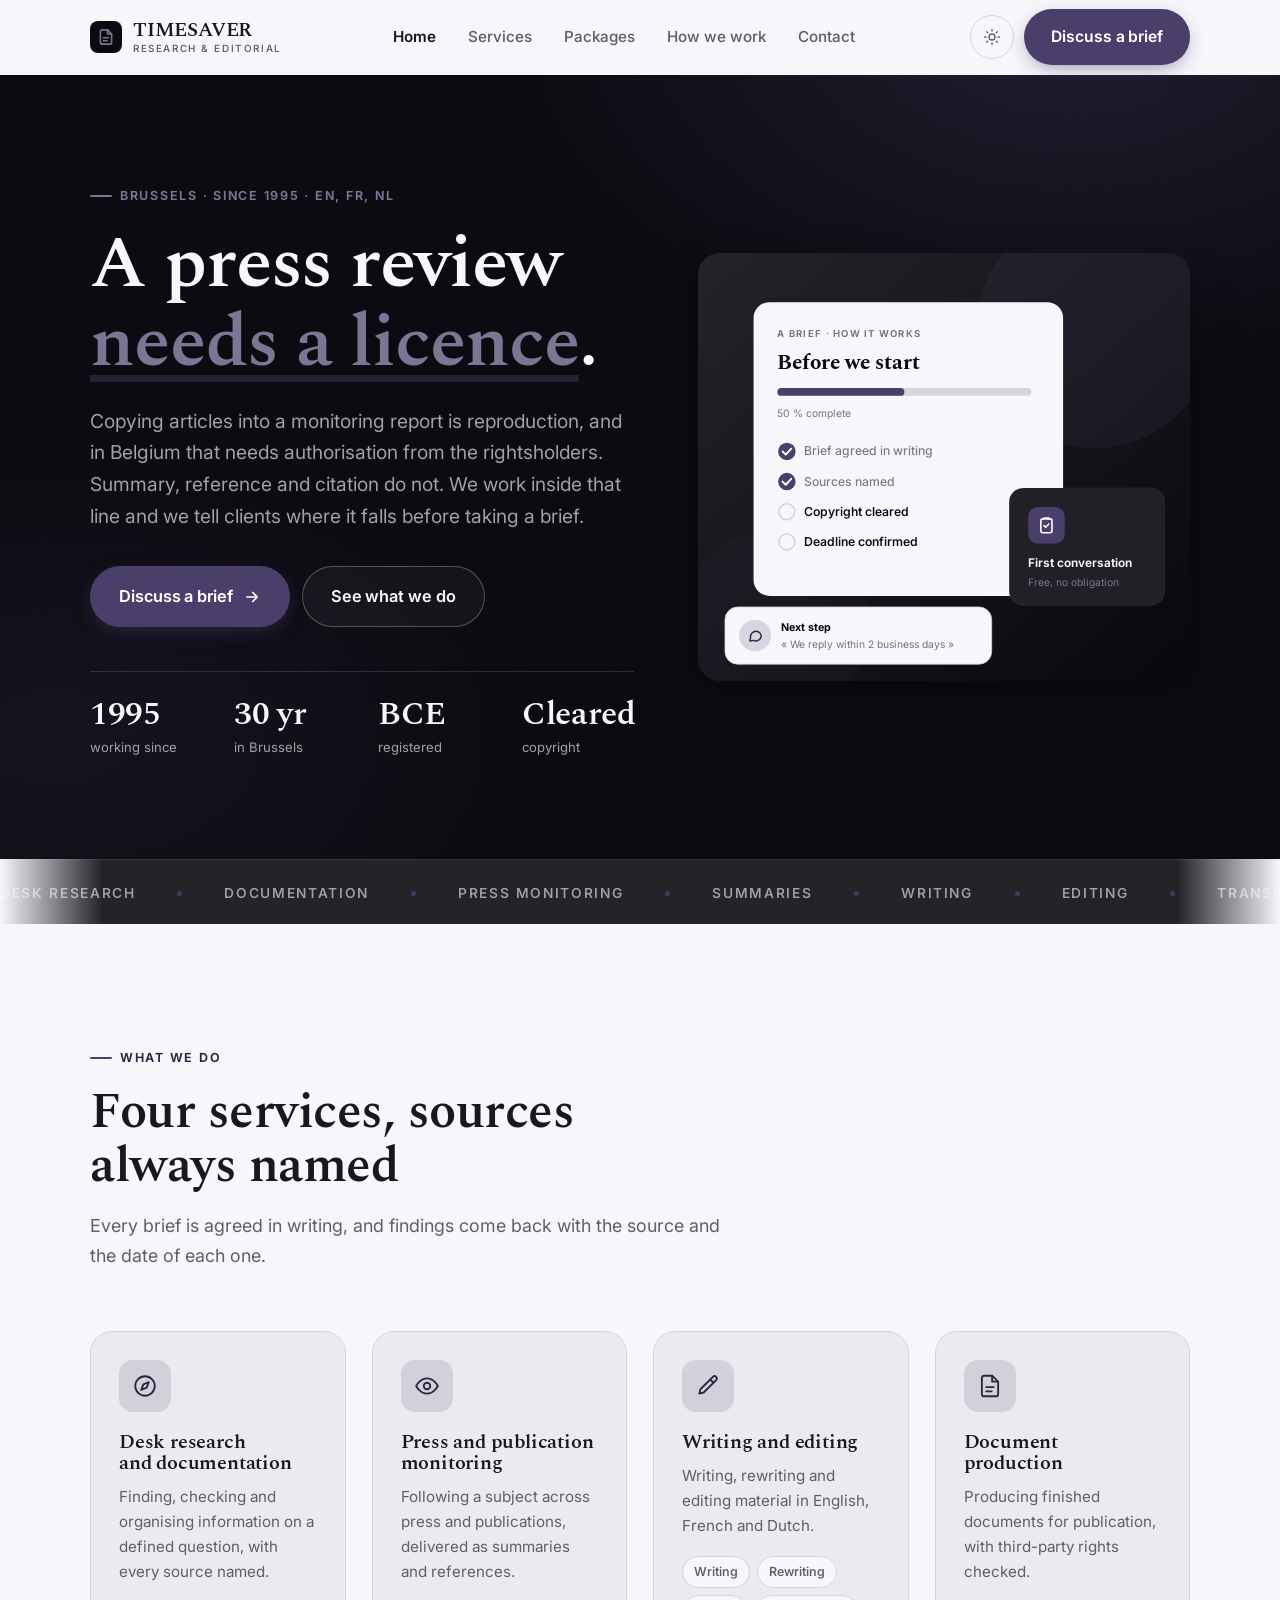
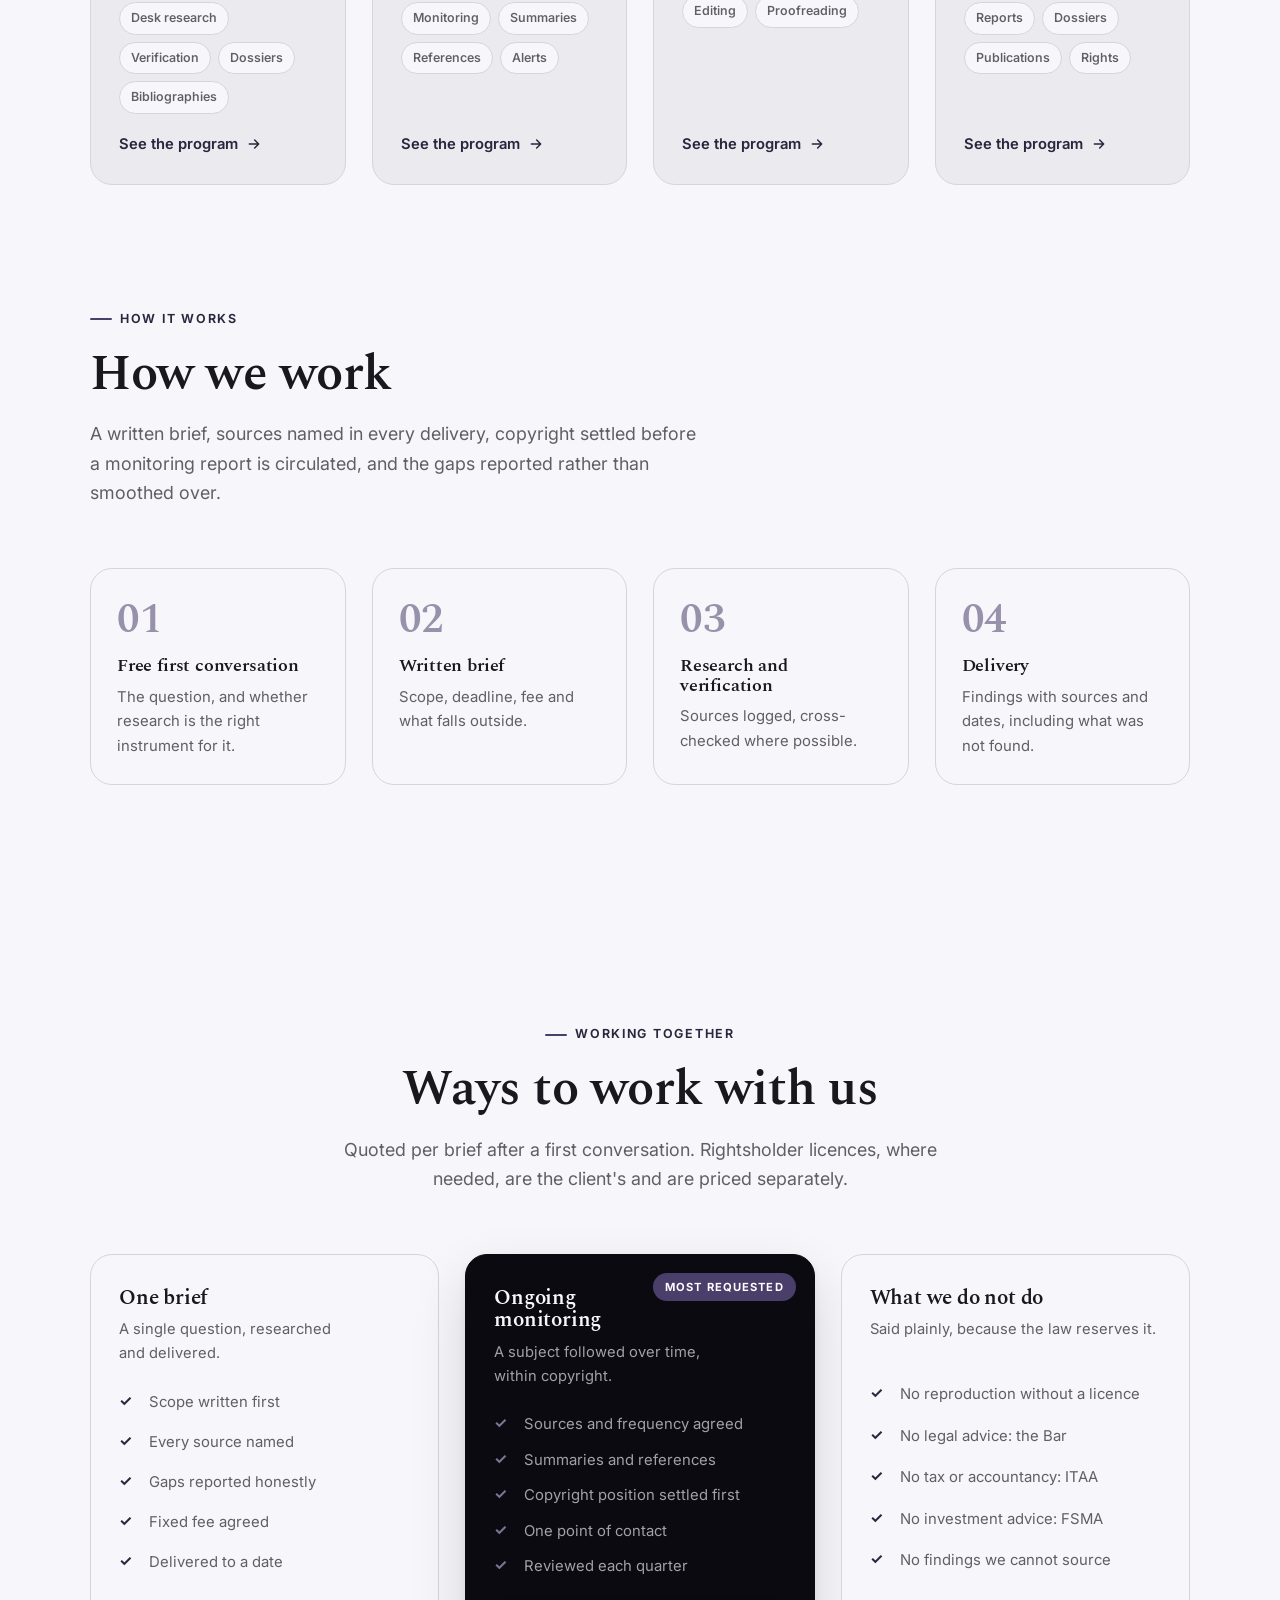
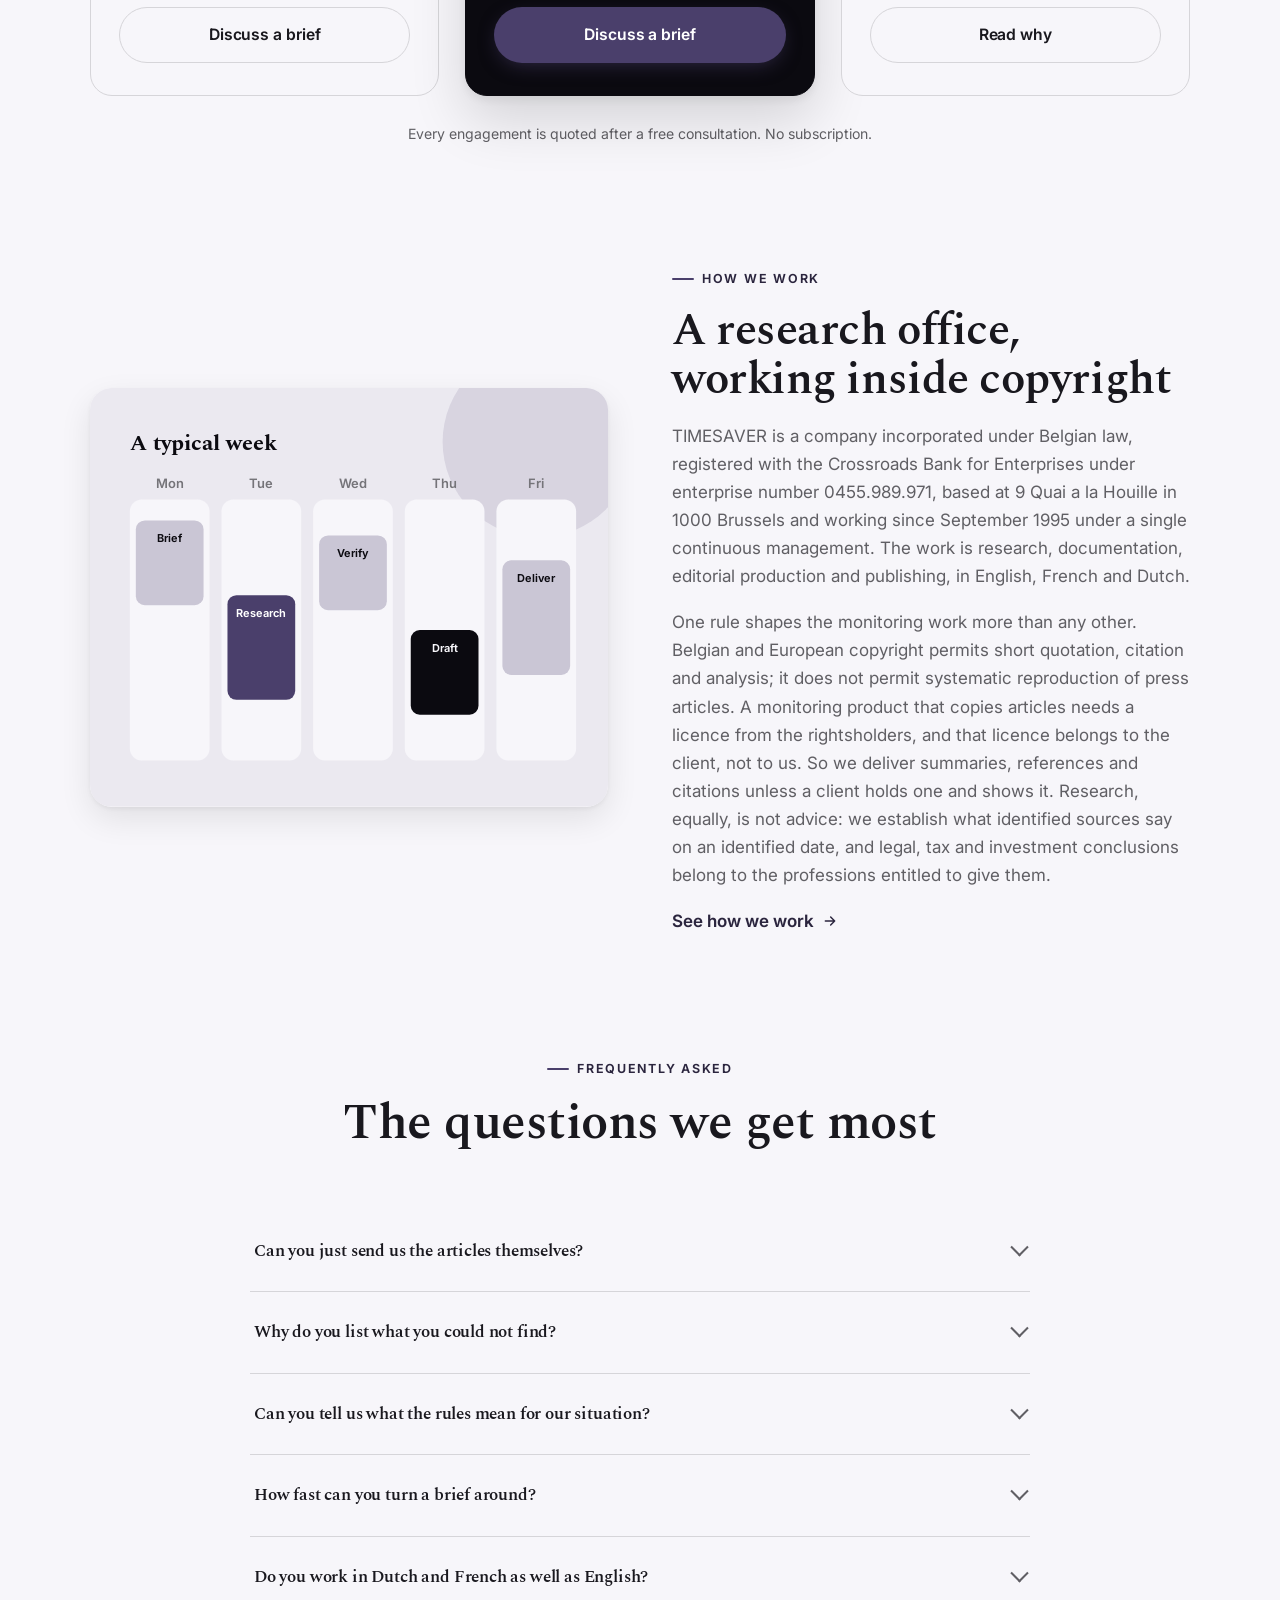
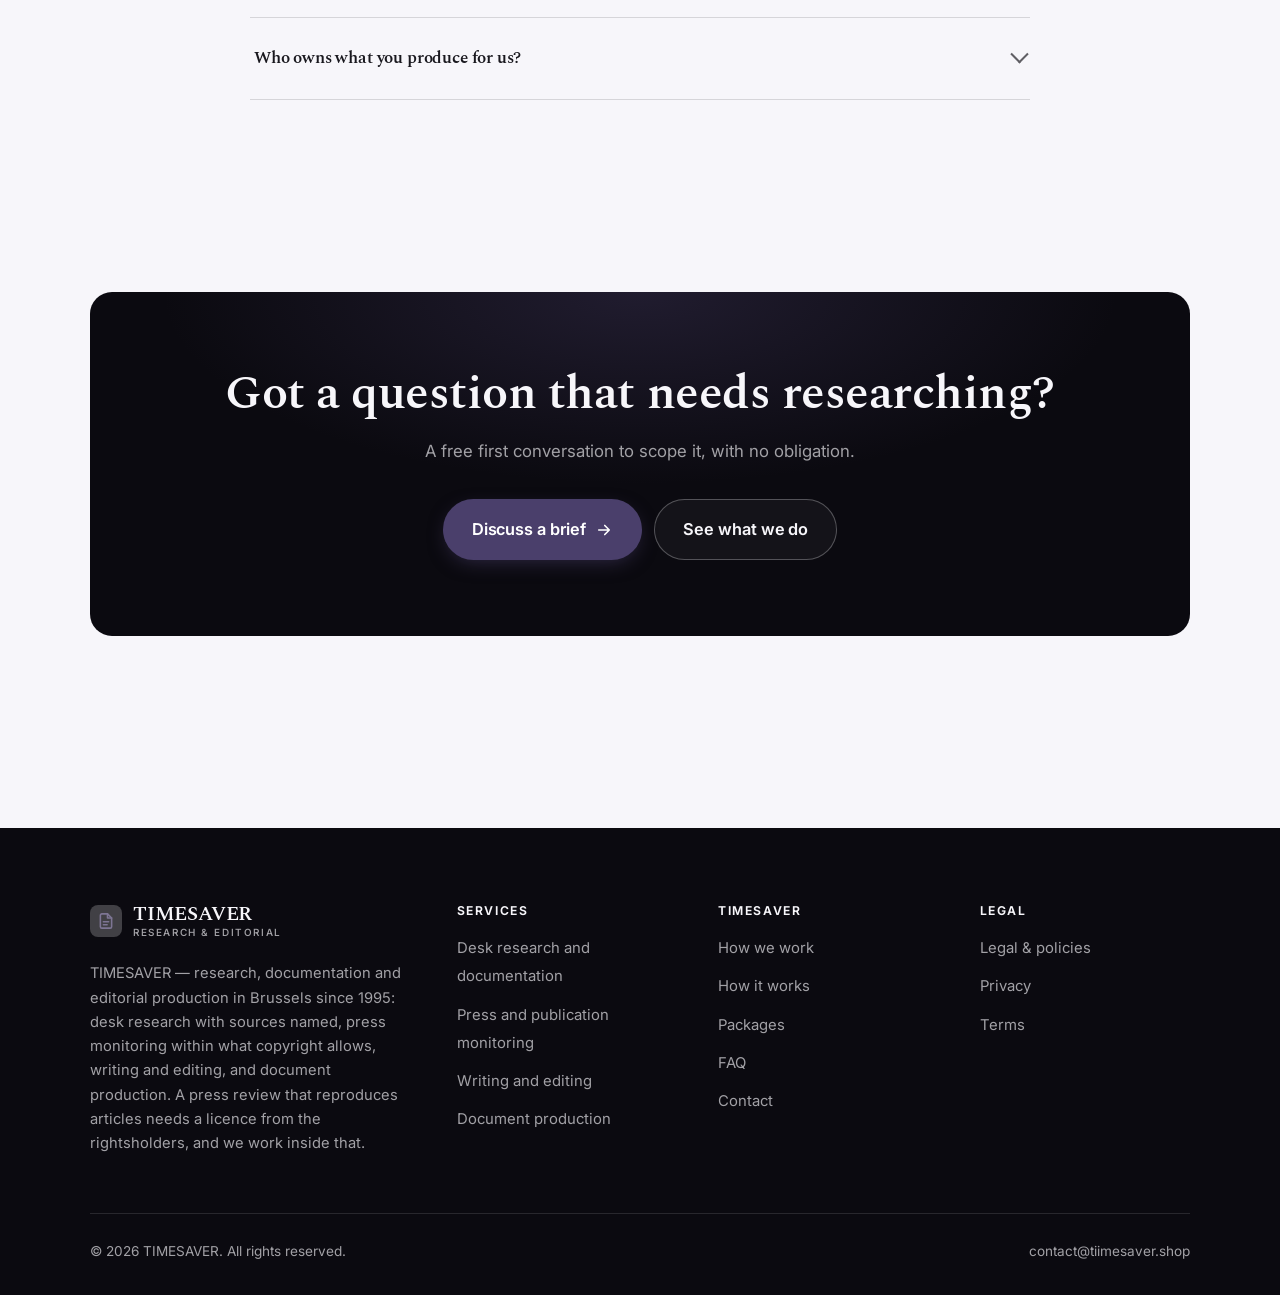
<file: index.html>
<!DOCTYPE html>
<html lang="en" class="no-js">
<head>
<meta charset="utf-8">
<meta name="viewport" content="width=device-width, initial-scale=1">
<title>TIMESAVER — research and editorial services, Brussels</title>
<meta name="description" content="TIMESAVER, a Brussels research and editorial office since 1995: desk research, press monitoring, writing and editing, and document production.">
<link rel="canonical" href="https://tiimesaver.shop/">

<meta property="og:type" content="website">
<meta property="og:url" content="https://tiimesaver.shop/">
<meta property="og:site_name" content="TIMESAVER">
<meta property="og:locale" content="en_US">
<meta property="og:title" content="TIMESAVER — research and editorial services, Brussels">
<meta property="og:description" content="TIMESAVER, a Brussels research and editorial office since 1995: desk research, press monitoring, writing and editing, and document production.">
<meta name="theme-color" content="#0b0a10">

<link rel="icon" href="assets/img/favicon.svg" type="image/svg+xml">
<link rel="preconnect" href="https://fonts.googleapis.com">
<link rel="preconnect" href="https://fonts.gstatic.com" crossorigin>
<link rel="stylesheet" href="https://fonts.googleapis.com/css2?family=Spectral:wght@400;500;600;700&family=Inter:wght@400..700&display=swap">
<link rel="stylesheet" href="assets/css/style.css">

<!-- Thème appliqué avant le premier rendu (évite le flash) -->
<script>
document.documentElement.classList.remove('no-js');
(function(){try{var t=localStorage.getItem('site-theme');if(t){document.documentElement.setAttribute('data-theme',t);}}catch(e){}})();
</script>
<script type="application/ld+json">
{
  "@context": "https://schema.org",
  "@type": "Organization",
  "name": "TIMESAVER",
  "url": "https://tiimesaver.shop/",
  "email": "contact@tiimesaver.shop",
  "description": "TIMESAVER, a Brussels research and editorial office since 1995: desk research, press monitoring, writing and editing, and document production.",
  "areaServed": "US",
  "knowsLanguage": "en"
}
</script>
</head>

<body>
<a class="skip-link" href="#main">Skip to main content</a>

<header class="site-header">
  <nav class="wrap nav" aria-label="Main navigation">
    <a class="brand" href="index.html">
      <svg class="brand__mark" viewBox="0 0 64 64" aria-hidden="true">
        <rect class="bm-bg" width="64" height="64" rx="16"/>
        <g class="bm-ic" transform="translate(14 14) scale(1.5)" fill="none" stroke-width="2.1" stroke-linecap="round" stroke-linejoin="round"><path d="M14 2.5H6.5A2 2 0 0 0 4.5 4.5v15a2 2 0 0 0 2 2h11a2 2 0 0 0 2-2V8z"/><path d="M14 2.5V8h5.5M8.5 13h7M8.5 17h5"/></g>
      </svg>
      <span>TIMESAVER<span class="brand__sub">RESEARCH &amp; EDITORIAL</span></span>
    </a>

    <ul class="nav__links" id="nav-links">
      <li><a href="index.html" aria-current="page">Home</a></li>
      <li><a href="programs.html">Services</a></li>
      <li><a href="index.html#pricing">Packages</a></li>
      <li><a href="about.html">How we work</a></li>
      <li><a href="contact.html">Contact</a></li>
      <li><a class="btn btn--primary" href="contact.html">Discuss a brief</a></li>
    </ul>

    <div class="nav__cta">
      <button class="theme-toggle" type="button" aria-label="Switch to dark theme">
        <svg class="icon-sun" viewBox="0 0 24 24" fill="none" stroke="currentColor" stroke-width="1.8" stroke-linecap="round" aria-hidden="true"><circle cx="12" cy="12" r="4"/><path d="M12 2v2m0 16v2M2 12h2m16 0h2M4.9 4.9l1.4 1.4m11.4 11.4 1.4 1.4M19.1 4.9l-1.4 1.4M6.3 17.7l-1.4 1.4"/></svg>
        <svg class="icon-moon" viewBox="0 0 24 24" fill="none" stroke="currentColor" stroke-width="1.8" stroke-linecap="round" stroke-linejoin="round" aria-hidden="true"><path d="M21 12.8A9 9 0 1 1 11.2 3a7 7 0 0 0 9.8 9.8z"/></svg>
      </button>
      <a class="btn btn--primary" href="contact.html">Discuss a brief</a>
      <button class="nav__toggle" type="button" aria-expanded="false" aria-controls="nav-links" aria-label="Open menu">
        <svg class="icon-open" viewBox="0 0 24 24" fill="none" stroke="currentColor" stroke-width="2" stroke-linecap="round" aria-hidden="true"><path d="M3 6h18M3 12h18M3 18h18"/></svg>
        <svg class="icon-close" viewBox="0 0 24 24" fill="none" stroke="currentColor" stroke-width="2" stroke-linecap="round" aria-hidden="true"><path d="M6 6l12 12M18 6L6 18"/></svg>
      </button>
    </div>
  </nav>
</header>

<main id="main">

<section class="hero">
  <div class="wrap hero__inner">
    <div>
      <span class="eyebrow hero__eyebrow">Brussels · Since 1995 · EN, FR, NL</span>
      <h1>A press review<br> <em>needs a licence</em>.</h1>
      <p class="hero__lede">Copying articles into a monitoring report is reproduction, and in Belgium that needs authorisation from the rightsholders. Summary, reference and citation do not. We work inside that line and we tell clients where it falls before taking a brief.</p>

      <div class="hero__actions">
        <a class="btn btn--primary btn--lg" href="contact.html">Discuss a brief <svg viewBox="0 0 24 24" fill="none" stroke="currentColor" stroke-width="2.2" stroke-linecap="round" stroke-linejoin="round" aria-hidden="true"><path d="M5 12h14M13 6l6 6-6 6"/></svg></a>
        <a class="btn btn--on-dark btn--lg" href="programs.html">See what we do</a>
      </div>

      <ul class="hero__proof">
        <li><span class="stat__num">1995</span><span class="stat__label">working since</span></li>
        <li><span class="stat__num">30 yr</span><span class="stat__label">in Brussels</span></li>
        <li><span class="stat__num">BCE</span><span class="stat__label">registered</span></li>
        <li><span class="stat__num">Cleared</span><span class="stat__label">copyright</span></li>
      </ul>
    </div>

    <div class="hero__art">
      <svg viewBox="0 0 620 540" role="img" aria-label="How a brief at TIMESAVER works, from written brief to findings with sources named.">
        <defs>
          <linearGradient id="hbg" x1="0" y1="0" x2="1" y2="1">
            <stop offset="0" stop-color="#232328"/><stop offset="1" stop-color="#09080d"/>
          </linearGradient>
        </defs>
        <rect width="620" height="540" rx="22" fill="url(#hbg)"/>
        <circle cx="500" cy="96" r="150" fill="#4a3f6b" opacity=".16"/>
        <circle cx="96" cy="470" r="120" fill="#4a3f6b" opacity=".08"/>

        <g style="font-family: var(--font-body)">
          <!-- Carte programme -->
          <rect x="70" y="62" width="390" height="370" rx="20" fill="#f7f6fa"/>
          <text x="100" y="106" font-size="12" font-weight="650" letter-spacing="1.6" fill="#757479">A BRIEF · HOW IT WORKS</text>
          <text x="100" y="146" font-size="27" font-weight="700" fill="#0b0a10" style="font-family: var(--font-display)">Before we start</text>
          <rect x="100" y="170" width="320" height="10" rx="5" fill="#d6d5d9"/>
          <rect x="100" y="170" width="160" height="10" rx="5" fill="#4a3f6b"/>
          <text x="100" y="206" font-size="13" fill="#757479">50 % complete</text>
          <circle cx="112" cy="250" r="11" fill="#4a3f6b"/><path d="M106.5 250l4 4 7-7.5" fill="none" stroke="#ffffff" stroke-width="2.4" stroke-linecap="round" stroke-linejoin="round"/><text x="134" y="255" font-size="15.5" fill="#757479" font-weight="450">Brief agreed in writing</text>
          <circle cx="112" cy="288" r="11" fill="#4a3f6b"/><path d="M106.5 288l4 4 7-7.5" fill="none" stroke="#ffffff" stroke-width="2.4" stroke-linecap="round" stroke-linejoin="round"/><text x="134" y="293" font-size="15.5" fill="#757479" font-weight="450">Sources named</text>
          <circle cx="112" cy="326" r="10" fill="none" stroke="#d6d5d9" stroke-width="2"/><text x="134" y="331" font-size="15.5" fill="#0b0a10" font-weight="560">Copyright cleared</text>
          <circle cx="112" cy="364" r="10" fill="none" stroke="#d6d5d9" stroke-width="2"/><text x="134" y="369" font-size="15.5" fill="#0b0a10" font-weight="560">Deadline confirmed</text>

          <!-- Carte séance -->
          <rect x="392" y="296" width="196" height="148" rx="18" fill="#212026" stroke="#ffffff" stroke-opacity=".08"/>
          <rect x="416" y="320" width="46" height="46" rx="12" fill="#4a3f6b"/>
          <g transform="translate(427 331)" fill="none" stroke="#ffffff" color="#ffffff" stroke-width="2" stroke-linecap="round" stroke-linejoin="round"><rect x="5" y="4" width="14" height="17.5" rx="2.5"/><path d="M9 4V3h6v1M9 12.5l2 2 4-4"/></g>
          <text x="416" y="396" font-size="15" font-weight="650" fill="#f7f6fa">First conversation</text>
          <text x="416" y="420" font-size="13" fill="#7d7594">Free, no obligation</text>

          <!-- Retour du coach -->
          <rect x="34" y="446" width="336" height="72" rx="16" fill="#f7f6fa" stroke="#d6d5d9"/>
          <circle cx="72" cy="482" r="20" fill="#d8d5e0"/>
          <g transform="translate(62 472) scale(.84)" fill="none" stroke="#302946" stroke-width="2.2" stroke-linecap="round" stroke-linejoin="round"><path d="M21 12a8 8 0 0 1-11.6 7.1L4 20l1-4.6A8 8 0 1 1 21 12z"/></g>
          <text x="104" y="476" font-size="13.5" font-weight="700" fill="#0b0a10">Next step</text>
          <text x="104" y="498" font-size="13" fill="#757479">« We reply within 2 business days »</text>
        </g>
      </svg>
    </div>
  </div>
</section>

<div class="marquee" aria-hidden="true">
  <div class="marquee__track"><span>Desk research</span><span>Documentation</span><span>Press monitoring</span><span>Summaries</span><span>Writing</span><span>Editing</span><span>Translation review</span><span>Document production</span><span>Sources named</span><span>Copyright respected</span><span>Desk research</span><span>Documentation</span><span>Press monitoring</span><span>Summaries</span><span>Writing</span><span>Editing</span><span>Translation review</span><span>Document production</span><span>Sources named</span><span>Copyright respected</span></div>
</div>

<section class="section wrap" id="programs">
  <div class="section-head reveal">
    <span class="eyebrow">What we do</span>
    <h2>Four services, sources always named</h2>
    <p>Every brief is agreed in writing, and findings come back with the source and the date of each one.</p>
  </div>
  <div class="grid grid--4 reveal-group">
    <a class="card" href="programs.html#research">
      <div class="card__icon"><svg viewBox="0 0 24 24" fill="none" stroke="currentColor" stroke-width="1.7" stroke-linecap="round" stroke-linejoin="round" aria-hidden="true"><circle cx="12" cy="12" r="9"/><path d="M15.5 8.5 13.5 13.5 8.5 15.5 10.5 10.5z"/></svg></div>
      <h3>Desk research and documentation</h3>
      <p>Finding, checking and organising information on a defined question, with every source named.</p>
      <ul class="tags"><li>Desk research</li><li>Verification</li><li>Dossiers</li><li>Bibliographies</li></ul>
      <span class="arrow-link">See the program <svg viewBox="0 0 24 24" fill="none" stroke="currentColor" stroke-width="2.2" stroke-linecap="round" stroke-linejoin="round" aria-hidden="true"><path d="M5 12h14M13 6l6 6-6 6"/></svg></span>
    </a>
    <a class="card" href="programs.html#monitoring">
      <div class="card__icon"><svg viewBox="0 0 24 24" fill="none" stroke="currentColor" stroke-width="1.7" stroke-linecap="round" stroke-linejoin="round" aria-hidden="true"><path d="M2 12s3.6-7 10-7 10 7 10 7-3.6 7-10 7S2 12 2 12z"/><circle cx="12" cy="12" r="3"/></svg></div>
      <h3>Press and publication monitoring</h3>
      <p>Following a subject across press and publications, delivered as summaries and references.</p>
      <ul class="tags"><li>Monitoring</li><li>Summaries</li><li>References</li><li>Alerts</li></ul>
      <span class="arrow-link">See the program <svg viewBox="0 0 24 24" fill="none" stroke="currentColor" stroke-width="2.2" stroke-linecap="round" stroke-linejoin="round" aria-hidden="true"><path d="M5 12h14M13 6l6 6-6 6"/></svg></span>
    </a>
    <a class="card" href="programs.html#editorial">
      <div class="card__icon"><svg viewBox="0 0 24 24" fill="none" stroke="currentColor" stroke-width="1.7" stroke-linecap="round" stroke-linejoin="round" aria-hidden="true"><path d="M16.5 3.5a2.1 2.1 0 0 1 3 3L8 18l-4 1 1-4z"/><path d="M14 6l3 3"/></svg></div>
      <h3>Writing and editing</h3>
      <p>Writing, rewriting and editing material in English, French and Dutch.</p>
      <ul class="tags"><li>Writing</li><li>Rewriting</li><li>Editing</li><li>Proofreading</li></ul>
      <span class="arrow-link">See the program <svg viewBox="0 0 24 24" fill="none" stroke="currentColor" stroke-width="2.2" stroke-linecap="round" stroke-linejoin="round" aria-hidden="true"><path d="M5 12h14M13 6l6 6-6 6"/></svg></span>
    </a>
    <a class="card" href="programs.html#production">
      <div class="card__icon"><svg viewBox="0 0 24 24" fill="none" stroke="currentColor" stroke-width="1.7" stroke-linecap="round" stroke-linejoin="round" aria-hidden="true"><path d="M14 2.5H6.5A2 2 0 0 0 4.5 4.5v15a2 2 0 0 0 2 2h11a2 2 0 0 0 2-2V8z"/><path d="M14 2.5V8h5.5M8.5 13h7M8.5 17h5"/></svg></div>
      <h3>Document production</h3>
      <p>Producing finished documents for publication, with third-party rights checked.</p>
      <ul class="tags"><li>Reports</li><li>Dossiers</li><li>Publications</li><li>Rights</li></ul>
      <span class="arrow-link">See the program <svg viewBox="0 0 24 24" fill="none" stroke="currentColor" stroke-width="2.2" stroke-linecap="round" stroke-linejoin="round" aria-hidden="true"><path d="M5 12h14M13 6l6 6-6 6"/></svg></span>
    </a>
  </div>
</section>

<section class="section section--flush wrap" id="how-it-works">
  <div class="section-head reveal">
    <span class="eyebrow">How it works</span>
    <h2>How we work</h2>
    <p>A written brief, sources named in every delivery, copyright settled before a monitoring report is circulated, and the gaps reported rather than smoothed over.</p>
  </div>
  <div class="grid grid--4 steps reveal-group">
    <article class="step">
      <h3>Free first conversation</h3>
      <p>The question, and whether research is the right instrument for it.</p>
    </article>
    <article class="step">
      <h3>Written brief</h3>
      <p>Scope, deadline, fee and what falls outside.</p>
    </article>
    <article class="step">
      <h3>Research and verification</h3>
      <p>Sources logged, cross-checked where possible.</p>
    </article>
    <article class="step">
      <h3>Delivery</h3>
      <p>Findings with sources and dates, including what was not found.</p>
    </article>
  </div>
</section>

<section class="section wrap" id="pricing">
  <div class="section-head section-head--center reveal">
    <span class="eyebrow">Working together</span>
    <h2>Ways to work with us</h2>
    <p>Quoted per brief after a first conversation. Rightsholder licences, where needed, are the client's and are priced separately.</p>
  </div>
  <div class="grid grid--3 plans reveal-group">
    <article class="plan">
      
      <h3>One brief</h3>
      <p class="plan__desc">A single question, researched and delivered.</p>
      
      <ul class="plan__features">
        <li>Scope written first</li>
        <li>Every source named</li>
        <li>Gaps reported honestly</li>
        <li>Fixed fee agreed</li>
        <li>Delivered to a date</li>
      </ul>
      <a class="btn btn--ghost btn--block" href="contact.html">Discuss a brief</a>
    </article>
    <article class="plan plan--featured">
      <span class="plan__tag">Most requested</span>
      <h3>Ongoing monitoring</h3>
      <p class="plan__desc">A subject followed over time, within copyright.</p>
      
      <ul class="plan__features">
        <li>Sources and frequency agreed</li>
        <li>Summaries and references</li>
        <li>Copyright position settled first</li>
        <li>One point of contact</li>
        <li>Reviewed each quarter</li>
      </ul>
      <a class="btn btn--primary btn--block" href="contact.html">Discuss a brief</a>
    </article>
    <article class="plan">
      
      <h3>What we do not do</h3>
      <p class="plan__desc">Said plainly, because the law reserves it.</p>
      
      <ul class="plan__features">
        <li>No reproduction without a licence</li>
        <li>No legal advice: the Bar</li>
        <li>No tax or accountancy: ITAA</li>
        <li>No investment advice: FSMA</li>
        <li>No findings we cannot source</li>
      </ul>
      <a class="btn btn--ghost btn--block" href="contact.html">Read why</a>
    </article>
  </div>
  <p class="plans-note">Every engagement is quoted after a free consultation. No subscription.</p>
</section>

<section class="section section--flush wrap">
  <div class="split reveal">
    <div class="split__art">
      <svg viewBox="0 0 520 420" role="img" aria-label="Example of a typical week: Brief, Research, Verify, Draft, Deliver.">
        <rect width="520" height="420" rx="20" fill="#ebe9f0"/>
        <circle cx="450" cy="54" r="96" fill="#4a3f6b" opacity=".12"/>
        <g style="font-family: var(--font-body)">
        <text x="40" y="62" font-size="22" font-weight="700" fill="#0b0a10" style="font-family: var(--font-display)">A typical week</text>
        <text x="80" y="100" text-anchor="middle" font-size="13" font-weight="600" fill="#757479">Mon</text>
        <rect x="40" y="112" width="80" height="262" rx="12" fill="#f7f6fa"/>
        <rect x="46" y="133" width="68" height="85" rx="9" fill="#cac6d5"/>
        <text x="80" y="155" text-anchor="middle" font-size="11" font-weight="650" fill="#0b0a10">Brief</text>
        <text x="172" y="100" text-anchor="middle" font-size="13" font-weight="600" fill="#757479">Tue</text>
        <rect x="132" y="112" width="80" height="262" rx="12" fill="#f7f6fa"/>
        <rect x="138" y="208" width="68" height="105" rx="9" fill="#4a3f6b"/>
        <text x="172" y="230" text-anchor="middle" font-size="11" font-weight="650" fill="#ffffff">Research</text>
        <text x="264" y="100" text-anchor="middle" font-size="13" font-weight="600" fill="#757479">Wed</text>
        <rect x="224" y="112" width="80" height="262" rx="12" fill="#f7f6fa"/>
        <rect x="230" y="148" width="68" height="75" rx="9" fill="#cac6d5"/>
        <text x="264" y="170" text-anchor="middle" font-size="11" font-weight="650" fill="#0b0a10">Verify</text>
        <text x="356" y="100" text-anchor="middle" font-size="13" font-weight="600" fill="#757479">Thu</text>
        <rect x="316" y="112" width="80" height="262" rx="12" fill="#f7f6fa"/>
        <rect x="322" y="243" width="68" height="85" rx="9" fill="#0b0a10"/>
        <text x="356" y="265" text-anchor="middle" font-size="11" font-weight="650" fill="#f7f6fa">Draft</text>
        <text x="448" y="100" text-anchor="middle" font-size="13" font-weight="600" fill="#757479">Fri</text>
        <rect x="408" y="112" width="80" height="262" rx="12" fill="#f7f6fa"/>
        <rect x="414" y="173" width="68" height="115" rx="9" fill="#cac6d5"/>
        <text x="448" y="195" text-anchor="middle" font-size="11" font-weight="650" fill="#0b0a10">Deliver</text>
        </g>
      </svg>
    </div>
    <div>
      <span class="eyebrow">How we work</span>
      <h2>A research office, working inside copyright</h2>
      <p>TIMESAVER is a company incorporated under Belgian law, registered with the Crossroads Bank for Enterprises under enterprise number 0455.989.971, based at 9 Quai a la Houille in 1000 Brussels and working since September 1995 under a single continuous management. The work is research, documentation, editorial production and publishing, in English, French and Dutch.</p>
      <p>One rule shapes the monitoring work more than any other. Belgian and European copyright permits short quotation, citation and analysis; it does not permit systematic reproduction of press articles. A monitoring product that copies articles needs a licence from the rightsholders, and that licence belongs to the client, not to us. So we deliver summaries, references and citations unless a client holds one and shows it. Research, equally, is not advice: we establish what identified sources say on an identified date, and legal, tax and investment conclusions belong to the professions entitled to give them.</p>
      <p><a class="arrow-link" href="about.html">See how we work <svg viewBox="0 0 24 24" fill="none" stroke="currentColor" stroke-width="2.2" stroke-linecap="round" stroke-linejoin="round" aria-hidden="true"><path d="M5 12h14M13 6l6 6-6 6"/></svg></a></p>
    </div>
  </div>
</section>

<section class="section section--flush wrap" id="faq">
  <div class="section-head section-head--center reveal">
    <span class="eyebrow">Frequently asked</span>
    <h2>The questions we get most</h2>
  </div>
  <div class="faq reveal">
    <details>
      <summary>Can you just send us the articles themselves?</summary>
      <p>Not unless you hold a licence from the rightsholders. Reproducing press articles in a monitoring report is reproduction under copyright, not citation, and it requires authorisation from the collecting societies that represent the press in Belgium. We can deliver summaries, references and short citations, which the law permits, and we will work to your licence terms if you have one.</p>
    </details>
    <details>
      <summary>Why do you list what you could not find?</summary>
      <p>Because it changes how much weight a finding deserves. A report that only shows hits reads as more conclusive than the evidence allows. Telling you that three of six sources were silent, or that an archive was inaccessible, is what lets you judge whether to act on the rest.</p>
    </details>
    <details>
      <summary>Can you tell us what the rules mean for our situation?</summary>
      <p>We can tell you what the texts say and where they are published. What they mean for your situation is legal advice, which is reserved to the Bar in Belgium, and tax questions are reserved to professionals registered with the ITAA. We prepare the dossier so that consultation starts from something solid rather than from scratch.</p>
    </details>
    <details>
      <summary>How fast can you turn a brief around?</summary>
      <p>It depends on how many sources have to be checked and how reachable they are, and we give a date once the brief is written rather than before. We would rather commit to a date we can hold than to the date you were hoping for.</p>
    </details>
    <details>
      <summary>Do you work in Dutch and French as well as English?</summary>
      <p>Yes, in all three, which in Brussels is less a selling point than a practical necessity. Where a document will be published in more than one language we flag the passages that will not survive translation intact rather than discovering it at proof stage.</p>
    </details>
    <details>
      <summary>Who owns what you produce for us?</summary>
      <p>That is settled in the written brief before work starts, and it is the kind of thing that causes arguments precisely because nobody raised it. Third-party material inside a document stays with its rightsholder whatever the brief says, which is why we check and record those rights.</p>
    </details>
  </div>
</section>

<section class="wrap section--tight">
  <div class="cta-band reveal">
    <h2>Got a question that needs researching?</h2>
    <p>A free first conversation to scope it, with no obligation.</p>
    <div class="hero__actions">
      <a class="btn btn--primary btn--lg" href="contact.html">Discuss a brief <svg viewBox="0 0 24 24" fill="none" stroke="currentColor" stroke-width="2.2" stroke-linecap="round" stroke-linejoin="round" aria-hidden="true"><path d="M5 12h14M13 6l6 6-6 6"/></svg></a>
      <a class="btn btn--on-dark btn--lg" href="programs.html">See what we do</a>
    </div>
  </div>
</section>

</main>

<footer class="site-footer">
  <div class="wrap">
    <div class="footer__grid">
      <div class="footer__brand">
        <a class="brand" href="index.html">
          <svg class="brand__mark" viewBox="0 0 64 64" aria-hidden="true">
        <rect class="bm-bg" width="64" height="64" rx="16"/>
        <g class="bm-ic" transform="translate(14 14) scale(1.5)" fill="none" stroke-width="2.1" stroke-linecap="round" stroke-linejoin="round"><path d="M14 2.5H6.5A2 2 0 0 0 4.5 4.5v15a2 2 0 0 0 2 2h11a2 2 0 0 0 2-2V8z"/><path d="M14 2.5V8h5.5M8.5 13h7M8.5 17h5"/></g>
      </svg>
          <span>TIMESAVER<span class="brand__sub">RESEARCH &amp; EDITORIAL</span></span>
        </a>
        <p>TIMESAVER — research, documentation and editorial production in Brussels since 1995: desk research with sources named, press monitoring within what copyright allows, writing and editing, and document production. A press review that reproduces articles needs a licence from the rightsholders, and we work inside that.</p>
      </div>

      <div class="footer__col">
        <h4>Services</h4>
        <ul>
          <li><a href="programs.html#research">Desk research and documentation</a></li>
          <li><a href="programs.html#monitoring">Press and publication monitoring</a></li>
          <li><a href="programs.html#editorial">Writing and editing</a></li>
          <li><a href="programs.html#production">Document production</a></li>
        </ul>
      </div>

      <div class="footer__col">
        <h4>TIMESAVER</h4>
        <ul>
          <li><a href="about.html">How we work</a></li>
          <li><a href="index.html#how-it-works">How it works</a></li>
          <li><a href="index.html#pricing">Packages</a></li>
          <li><a href="index.html#faq">FAQ</a></li>
          <li><a href="contact.html">Contact</a></li>
        </ul>
      </div>

      <div class="footer__col">
        <h4>Legal</h4>
        <ul>
          <li><a href="legal.html">Legal &amp; policies</a></li>
          <li><a href="legal.html#privacy">Privacy</a></li>
          <li><a href="legal.html#terms">Terms</a></li>
        </ul>
      </div>
    </div>

    <div class="footer__bottom">
      <p>© <span data-year>2026</span> TIMESAVER. All rights reserved.</p>
      <p><a href="mailto:contact@tiimesaver.shop">contact@tiimesaver.shop</a></p>
    </div>
  </div>
</footer>

<script src="assets/js/main.js" defer></script>
</body>
</html>
</file>
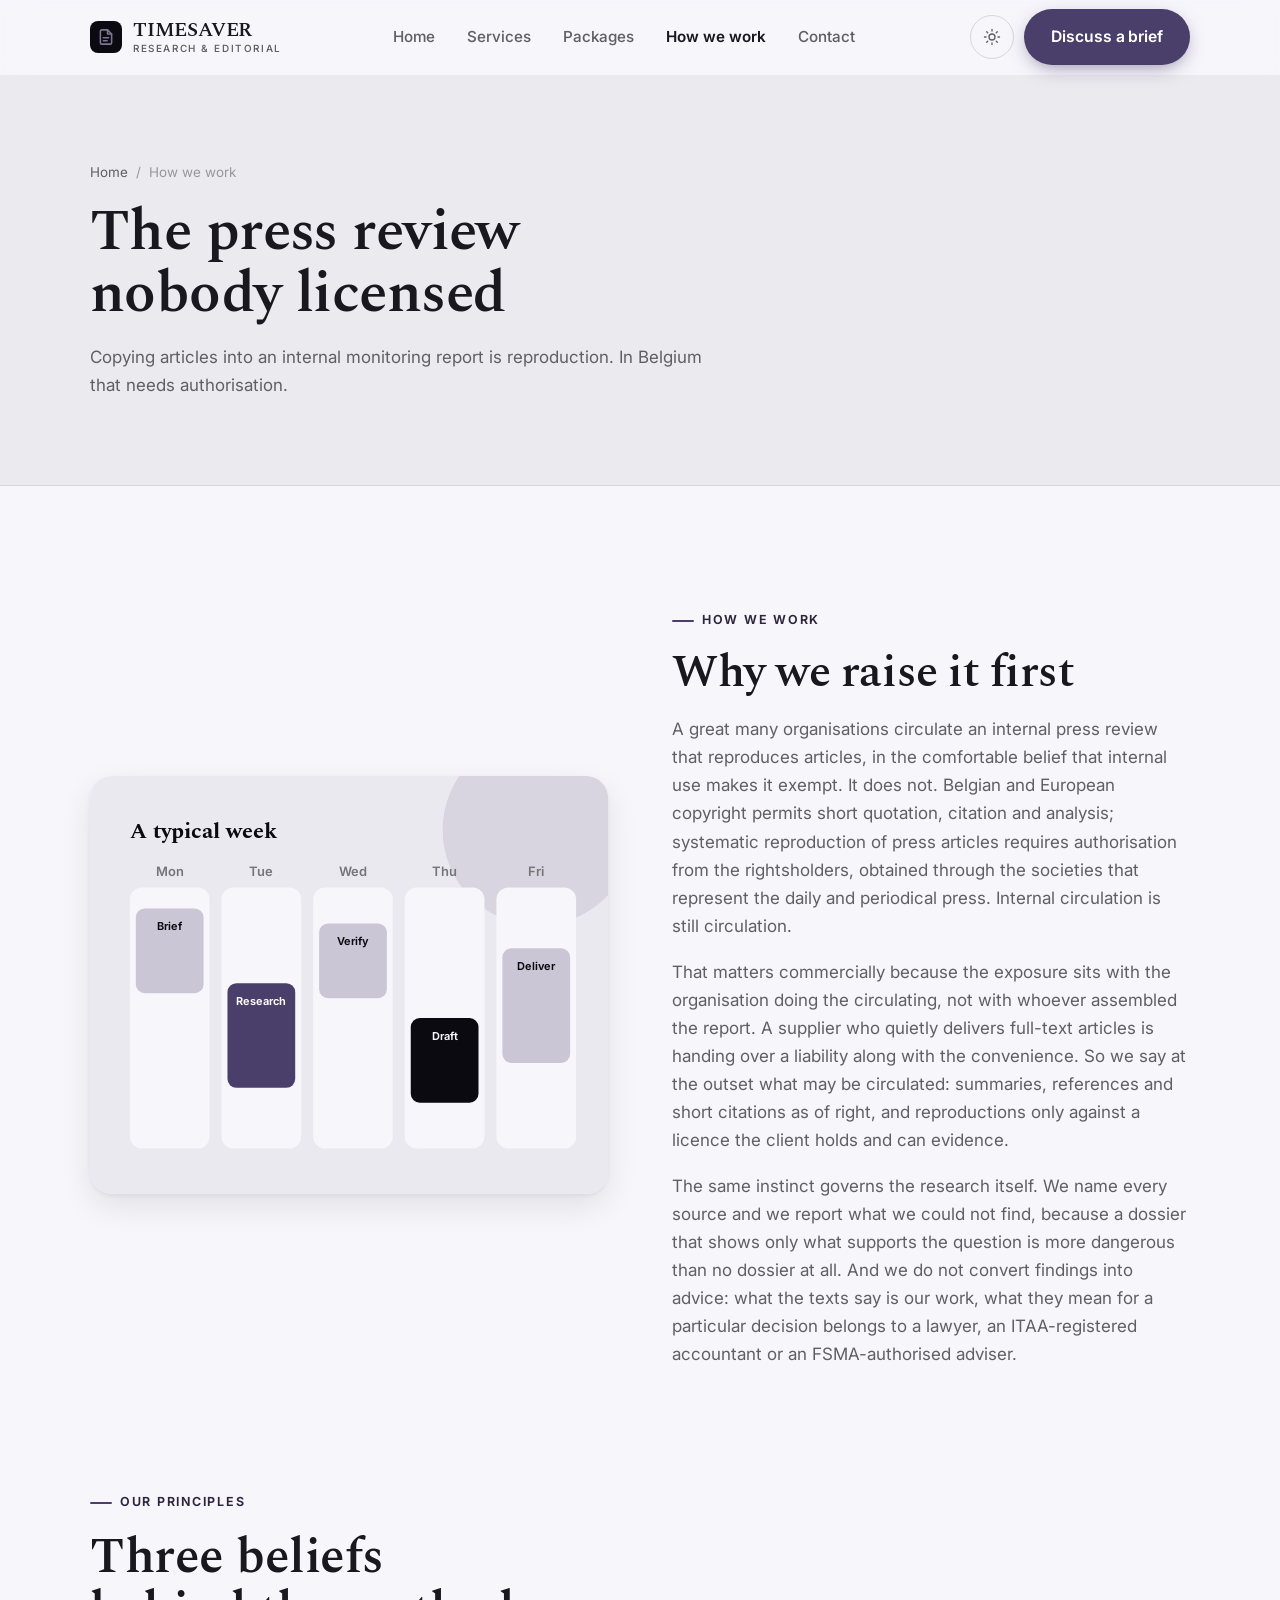
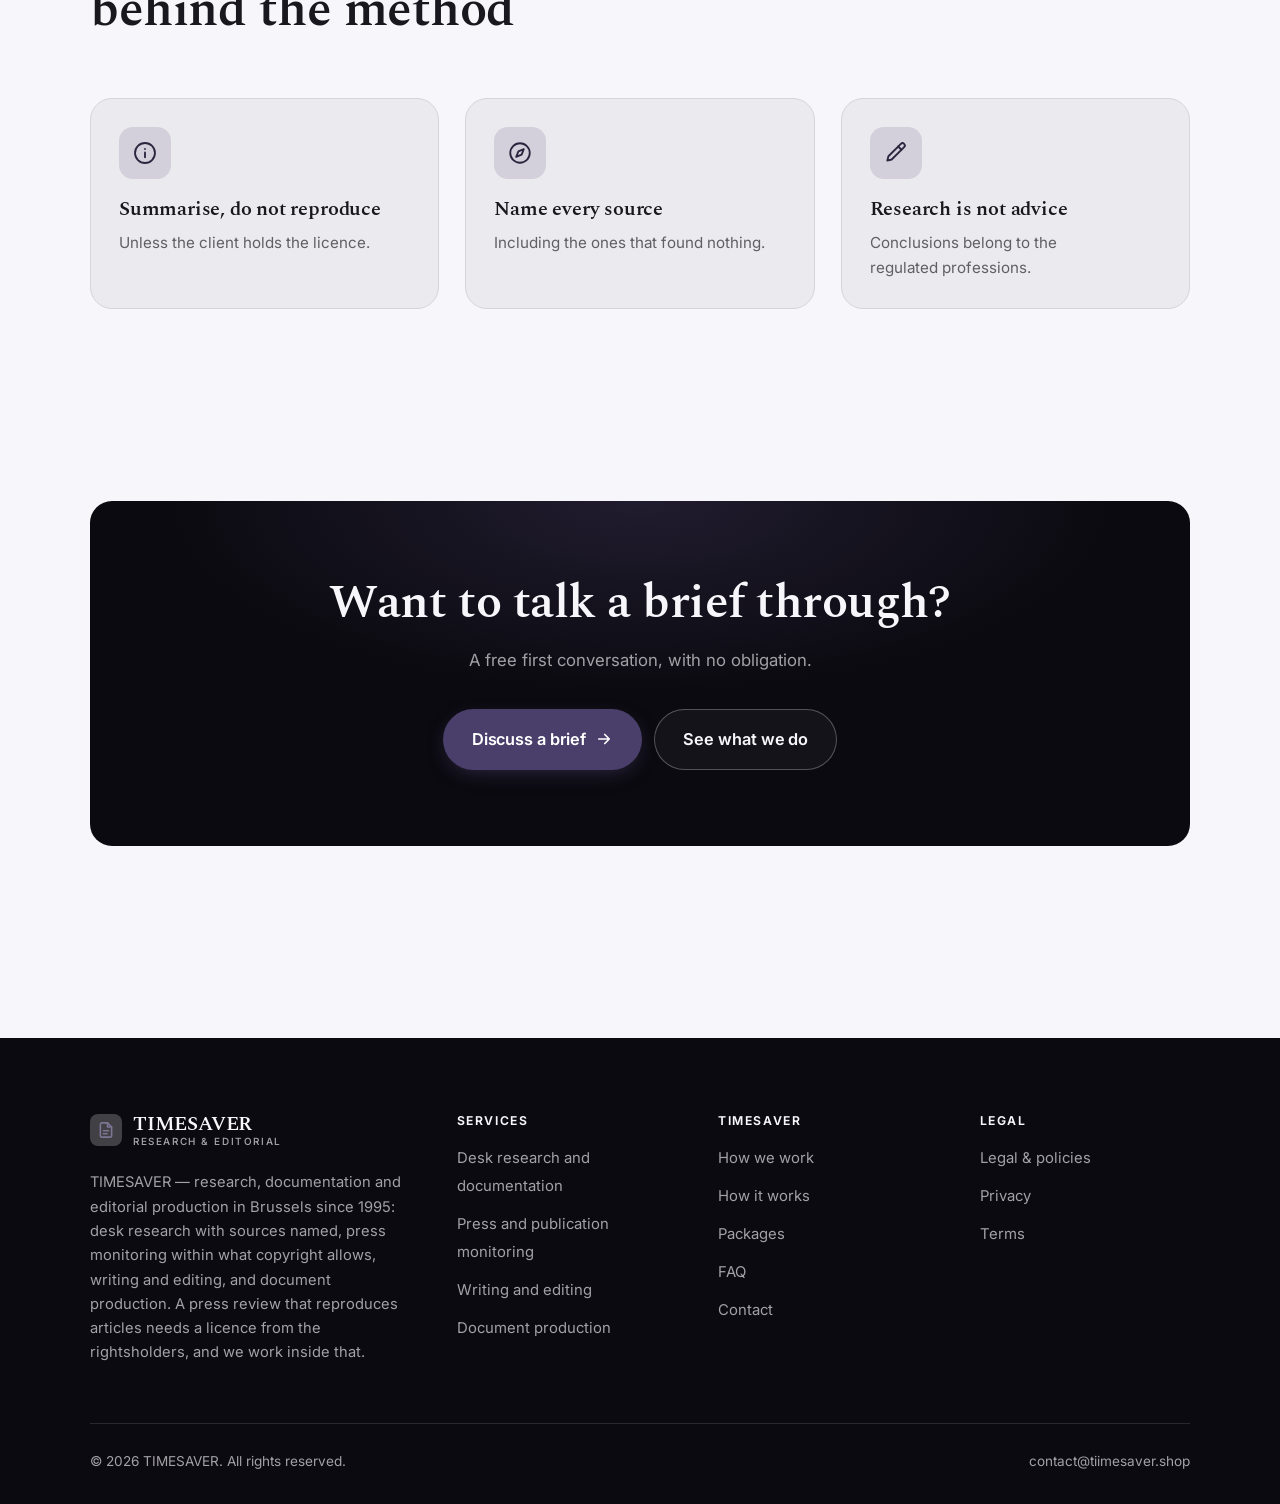
<file: about.html>
<!DOCTYPE html>
<html lang="en" class="no-js">
<head>
<meta charset="utf-8">
<meta name="viewport" content="width=device-width, initial-scale=1">
<title>How we work — TIMESAVER</title>
<meta name="description" content="About TIMESAVER, a research and editorial office in Brussels since 1995, enterprise number 0455.989.971.">
<link rel="canonical" href="https://tiimesaver.shop/about.html">

<meta property="og:type" content="website">
<meta property="og:url" content="https://tiimesaver.shop/about.html">
<meta property="og:site_name" content="TIMESAVER">
<meta property="og:locale" content="en_US">
<meta property="og:title" content="How we work — TIMESAVER">
<meta property="og:description" content="About TIMESAVER, a research and editorial office in Brussels since 1995, enterprise number 0455.989.971.">
<meta name="theme-color" content="#0b0a10">

<link rel="icon" href="assets/img/favicon.svg" type="image/svg+xml">
<link rel="preconnect" href="https://fonts.googleapis.com">
<link rel="preconnect" href="https://fonts.gstatic.com" crossorigin>
<link rel="stylesheet" href="https://fonts.googleapis.com/css2?family=Spectral:wght@400;500;600;700&family=Inter:wght@400..700&display=swap">
<link rel="stylesheet" href="assets/css/style.css">

<!-- Thème appliqué avant le premier rendu (évite le flash) -->
<script>
document.documentElement.classList.remove('no-js');
(function(){try{var t=localStorage.getItem('site-theme');if(t){document.documentElement.setAttribute('data-theme',t);}}catch(e){}})();
</script>
</head>

<body>
<a class="skip-link" href="#main">Skip to main content</a>

<header class="site-header">
  <nav class="wrap nav" aria-label="Main navigation">
    <a class="brand" href="index.html">
      <svg class="brand__mark" viewBox="0 0 64 64" aria-hidden="true">
        <rect class="bm-bg" width="64" height="64" rx="16"/>
        <g class="bm-ic" transform="translate(14 14) scale(1.5)" fill="none" stroke-width="2.1" stroke-linecap="round" stroke-linejoin="round"><path d="M14 2.5H6.5A2 2 0 0 0 4.5 4.5v15a2 2 0 0 0 2 2h11a2 2 0 0 0 2-2V8z"/><path d="M14 2.5V8h5.5M8.5 13h7M8.5 17h5"/></g>
      </svg>
      <span>TIMESAVER<span class="brand__sub">RESEARCH &amp; EDITORIAL</span></span>
    </a>

    <ul class="nav__links" id="nav-links">
      <li><a href="index.html">Home</a></li>
      <li><a href="programs.html">Services</a></li>
      <li><a href="index.html#pricing">Packages</a></li>
      <li><a href="about.html" aria-current="page">How we work</a></li>
      <li><a href="contact.html">Contact</a></li>
      <li><a class="btn btn--primary" href="contact.html">Discuss a brief</a></li>
    </ul>

    <div class="nav__cta">
      <button class="theme-toggle" type="button" aria-label="Switch to dark theme">
        <svg class="icon-sun" viewBox="0 0 24 24" fill="none" stroke="currentColor" stroke-width="1.8" stroke-linecap="round" aria-hidden="true"><circle cx="12" cy="12" r="4"/><path d="M12 2v2m0 16v2M2 12h2m16 0h2M4.9 4.9l1.4 1.4m11.4 11.4 1.4 1.4M19.1 4.9l-1.4 1.4M6.3 17.7l-1.4 1.4"/></svg>
        <svg class="icon-moon" viewBox="0 0 24 24" fill="none" stroke="currentColor" stroke-width="1.8" stroke-linecap="round" stroke-linejoin="round" aria-hidden="true"><path d="M21 12.8A9 9 0 1 1 11.2 3a7 7 0 0 0 9.8 9.8z"/></svg>
      </button>
      <a class="btn btn--primary" href="contact.html">Discuss a brief</a>
      <button class="nav__toggle" type="button" aria-expanded="false" aria-controls="nav-links" aria-label="Open menu">
        <svg class="icon-open" viewBox="0 0 24 24" fill="none" stroke="currentColor" stroke-width="2" stroke-linecap="round" aria-hidden="true"><path d="M3 6h18M3 12h18M3 18h18"/></svg>
        <svg class="icon-close" viewBox="0 0 24 24" fill="none" stroke="currentColor" stroke-width="2" stroke-linecap="round" aria-hidden="true"><path d="M6 6l12 12M18 6L6 18"/></svg>
      </button>
    </div>
  </nav>
</header>

<main id="main">

<section class="page-head">
  <div class="wrap">
    <nav class="breadcrumb" aria-label="Breadcrumb">
      <a href="index.html">Home</a><span>/</span><span aria-current="page">How we work</span>
    </nav>
    <h1>The press review nobody licensed</h1>
    <p>Copying articles into an internal monitoring report is reproduction. In Belgium that needs authorisation.</p>
  </div>
</section>

<section class="section wrap">
  <div class="split reveal">
    <div class="split__art">
      <svg viewBox="0 0 520 420" role="img" aria-label="Example of a typical week: Brief, Research, Verify, Draft, Deliver.">
        <rect width="520" height="420" rx="20" fill="#ebe9f0"/>
        <circle cx="450" cy="54" r="96" fill="#4a3f6b" opacity=".12"/>
        <g style="font-family: var(--font-body)">
        <text x="40" y="62" font-size="22" font-weight="700" fill="#0b0a10" style="font-family: var(--font-display)">A typical week</text>
        <text x="80" y="100" text-anchor="middle" font-size="13" font-weight="600" fill="#757479">Mon</text>
        <rect x="40" y="112" width="80" height="262" rx="12" fill="#f7f6fa"/>
        <rect x="46" y="133" width="68" height="85" rx="9" fill="#cac6d5"/>
        <text x="80" y="155" text-anchor="middle" font-size="11" font-weight="650" fill="#0b0a10">Brief</text>
        <text x="172" y="100" text-anchor="middle" font-size="13" font-weight="600" fill="#757479">Tue</text>
        <rect x="132" y="112" width="80" height="262" rx="12" fill="#f7f6fa"/>
        <rect x="138" y="208" width="68" height="105" rx="9" fill="#4a3f6b"/>
        <text x="172" y="230" text-anchor="middle" font-size="11" font-weight="650" fill="#ffffff">Research</text>
        <text x="264" y="100" text-anchor="middle" font-size="13" font-weight="600" fill="#757479">Wed</text>
        <rect x="224" y="112" width="80" height="262" rx="12" fill="#f7f6fa"/>
        <rect x="230" y="148" width="68" height="75" rx="9" fill="#cac6d5"/>
        <text x="264" y="170" text-anchor="middle" font-size="11" font-weight="650" fill="#0b0a10">Verify</text>
        <text x="356" y="100" text-anchor="middle" font-size="13" font-weight="600" fill="#757479">Thu</text>
        <rect x="316" y="112" width="80" height="262" rx="12" fill="#f7f6fa"/>
        <rect x="322" y="243" width="68" height="85" rx="9" fill="#0b0a10"/>
        <text x="356" y="265" text-anchor="middle" font-size="11" font-weight="650" fill="#f7f6fa">Draft</text>
        <text x="448" y="100" text-anchor="middle" font-size="13" font-weight="600" fill="#757479">Fri</text>
        <rect x="408" y="112" width="80" height="262" rx="12" fill="#f7f6fa"/>
        <rect x="414" y="173" width="68" height="115" rx="9" fill="#cac6d5"/>
        <text x="448" y="195" text-anchor="middle" font-size="11" font-weight="650" fill="#0b0a10">Deliver</text>
        </g>
      </svg>
    </div>
    <div>
      <span class="eyebrow">How we work</span>
      <h2>Why we raise it first</h2>
      <p>A great many organisations circulate an internal press review that reproduces articles, in the comfortable belief that internal use makes it exempt. It does not. Belgian and European copyright permits short quotation, citation and analysis; systematic reproduction of press articles requires authorisation from the rightsholders, obtained through the societies that represent the daily and periodical press. Internal circulation is still circulation.</p>
      <p>That matters commercially because the exposure sits with the organisation doing the circulating, not with whoever assembled the report. A supplier who quietly delivers full-text articles is handing over a liability along with the convenience. So we say at the outset what may be circulated: summaries, references and short citations as of right, and reproductions only against a licence the client holds and can evidence.</p>
      <p>The same instinct governs the research itself. We name every source and we report what we could not find, because a dossier that shows only what supports the question is more dangerous than no dossier at all. And we do not convert findings into advice: what the texts say is our work, what they mean for a particular decision belongs to a lawyer, an ITAA-registered accountant or an FSMA-authorised adviser.</p>
      <!--
        TO DO: add a short introduction of the coach (name, real background),
        with a photo if possible. Do not invent credentials — see README.md.
      -->
    </div>
  </div>
</section>

<section class="section section--flush wrap">
  <div class="section-head reveal">
    <span class="eyebrow">Our principles</span>
    <h2>Three beliefs behind the method</h2>
  </div>
  <div class="grid grid--3 reveal-group">
    <article class="card">
      <div class="card__icon"><svg viewBox="0 0 24 24" fill="none" stroke="currentColor" stroke-width="1.7" stroke-linecap="round" stroke-linejoin="round" aria-hidden="true"><circle cx="12" cy="12" r="9.2"/><path d="M12 16v-4.5M12 8.2v.1"/></svg></div>
      <h3>Summarise, do not reproduce</h3>
      <p>Unless the client holds the licence.</p>
    </article>
    <article class="card">
      <div class="card__icon"><svg viewBox="0 0 24 24" fill="none" stroke="currentColor" stroke-width="1.7" stroke-linecap="round" stroke-linejoin="round" aria-hidden="true"><circle cx="12" cy="12" r="9"/><path d="M15.5 8.5 13.5 13.5 8.5 15.5 10.5 10.5z"/></svg></div>
      <h3>Name every source</h3>
      <p>Including the ones that found nothing.</p>
    </article>
    <article class="card">
      <div class="card__icon"><svg viewBox="0 0 24 24" fill="none" stroke="currentColor" stroke-width="1.7" stroke-linecap="round" stroke-linejoin="round" aria-hidden="true"><path d="M16.5 3.5a2.1 2.1 0 0 1 3 3L8 18l-4 1 1-4z"/><path d="M14 6l3 3"/></svg></div>
      <h3>Research is not advice</h3>
      <p>Conclusions belong to the regulated professions.</p>
    </article>
  </div>
</section>

<section class="wrap section--tight">
  <div class="cta-band reveal">
    <h2>Want to talk a brief through?</h2>
    <p>A free first conversation, with no obligation.</p>
    <div class="hero__actions">
      <a class="btn btn--primary btn--lg" href="contact.html">Discuss a brief <svg viewBox="0 0 24 24" fill="none" stroke="currentColor" stroke-width="2.2" stroke-linecap="round" stroke-linejoin="round" aria-hidden="true"><path d="M5 12h14M13 6l6 6-6 6"/></svg></a>
      <a class="btn btn--on-dark btn--lg" href="programs.html">See what we do</a>
    </div>
  </div>
</section>

</main>

<footer class="site-footer">
  <div class="wrap">
    <div class="footer__grid">
      <div class="footer__brand">
        <a class="brand" href="index.html">
          <svg class="brand__mark" viewBox="0 0 64 64" aria-hidden="true">
        <rect class="bm-bg" width="64" height="64" rx="16"/>
        <g class="bm-ic" transform="translate(14 14) scale(1.5)" fill="none" stroke-width="2.1" stroke-linecap="round" stroke-linejoin="round"><path d="M14 2.5H6.5A2 2 0 0 0 4.5 4.5v15a2 2 0 0 0 2 2h11a2 2 0 0 0 2-2V8z"/><path d="M14 2.5V8h5.5M8.5 13h7M8.5 17h5"/></g>
      </svg>
          <span>TIMESAVER<span class="brand__sub">RESEARCH &amp; EDITORIAL</span></span>
        </a>
        <p>TIMESAVER — research, documentation and editorial production in Brussels since 1995: desk research with sources named, press monitoring within what copyright allows, writing and editing, and document production. A press review that reproduces articles needs a licence from the rightsholders, and we work inside that.</p>
      </div>

      <div class="footer__col">
        <h4>Services</h4>
        <ul>
          <li><a href="programs.html#research">Desk research and documentation</a></li>
          <li><a href="programs.html#monitoring">Press and publication monitoring</a></li>
          <li><a href="programs.html#editorial">Writing and editing</a></li>
          <li><a href="programs.html#production">Document production</a></li>
        </ul>
      </div>

      <div class="footer__col">
        <h4>TIMESAVER</h4>
        <ul>
          <li><a href="about.html">How we work</a></li>
          <li><a href="index.html#how-it-works">How it works</a></li>
          <li><a href="index.html#pricing">Packages</a></li>
          <li><a href="index.html#faq">FAQ</a></li>
          <li><a href="contact.html">Contact</a></li>
        </ul>
      </div>

      <div class="footer__col">
        <h4>Legal</h4>
        <ul>
          <li><a href="legal.html">Legal &amp; policies</a></li>
          <li><a href="legal.html#privacy">Privacy</a></li>
          <li><a href="legal.html#terms">Terms</a></li>
        </ul>
      </div>
    </div>

    <div class="footer__bottom">
      <p>© <span data-year>2026</span> TIMESAVER. All rights reserved.</p>
      <p><a href="mailto:contact@tiimesaver.shop">contact@tiimesaver.shop</a></p>
    </div>
  </div>
</footer>

<script src="assets/js/main.js" defer></script>
</body>
</html>
</file>
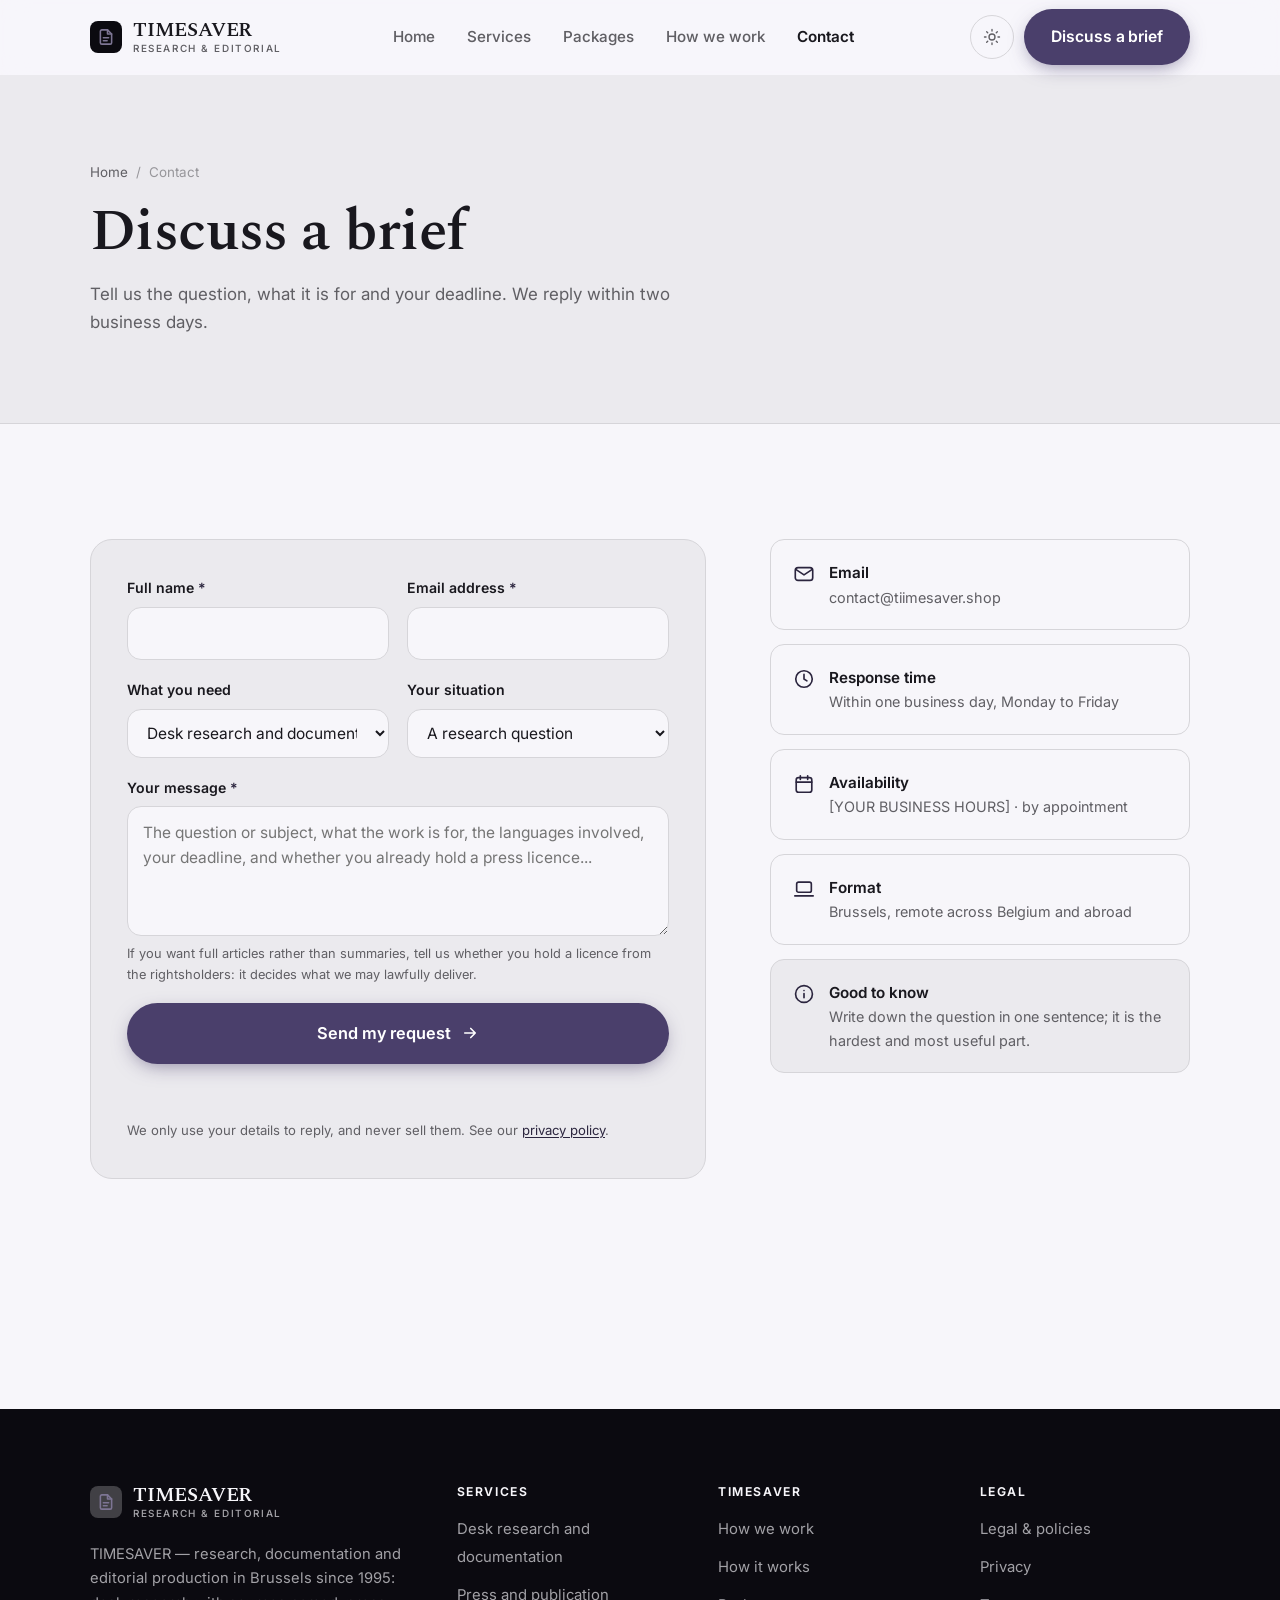
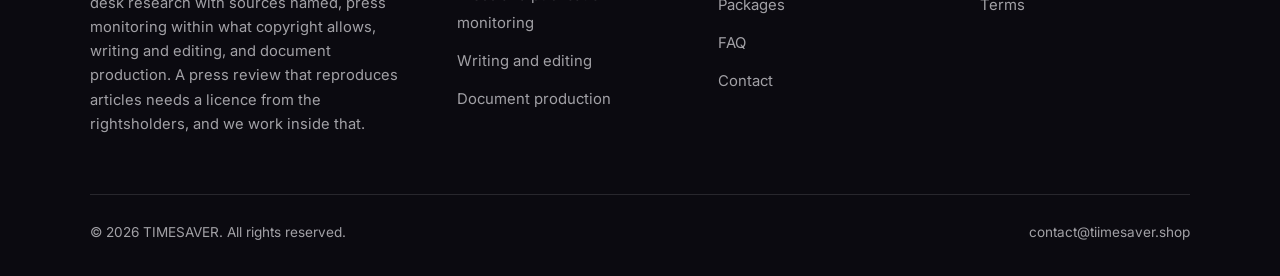
<file: contact.html>
<!DOCTYPE html>
<html lang="en" class="no-js">
<head>
<meta charset="utf-8">
<meta name="viewport" content="width=device-width, initial-scale=1">
<title>Contact — TIMESAVER</title>
<meta name="description" content="Contact TIMESAVER in Brussels to scope a research or editorial brief. We reply within two business days.">
<link rel="canonical" href="https://tiimesaver.shop/contact.html">

<meta property="og:type" content="website">
<meta property="og:url" content="https://tiimesaver.shop/contact.html">
<meta property="og:site_name" content="TIMESAVER">
<meta property="og:locale" content="en_US">
<meta property="og:title" content="Contact — TIMESAVER">
<meta property="og:description" content="Contact TIMESAVER in Brussels to scope a research or editorial brief. We reply within two business days.">
<meta name="theme-color" content="#0b0a10">

<link rel="icon" href="assets/img/favicon.svg" type="image/svg+xml">
<link rel="preconnect" href="https://fonts.googleapis.com">
<link rel="preconnect" href="https://fonts.gstatic.com" crossorigin>
<link rel="stylesheet" href="https://fonts.googleapis.com/css2?family=Spectral:wght@400;500;600;700&family=Inter:wght@400..700&display=swap">
<link rel="stylesheet" href="assets/css/style.css">

<!-- Thème appliqué avant le premier rendu (évite le flash) -->
<script>
document.documentElement.classList.remove('no-js');
(function(){try{var t=localStorage.getItem('site-theme');if(t){document.documentElement.setAttribute('data-theme',t);}}catch(e){}})();
</script>
</head>

<body>
<a class="skip-link" href="#main">Skip to main content</a>

<header class="site-header">
  <nav class="wrap nav" aria-label="Main navigation">
    <a class="brand" href="index.html">
      <svg class="brand__mark" viewBox="0 0 64 64" aria-hidden="true">
        <rect class="bm-bg" width="64" height="64" rx="16"/>
        <g class="bm-ic" transform="translate(14 14) scale(1.5)" fill="none" stroke-width="2.1" stroke-linecap="round" stroke-linejoin="round"><path d="M14 2.5H6.5A2 2 0 0 0 4.5 4.5v15a2 2 0 0 0 2 2h11a2 2 0 0 0 2-2V8z"/><path d="M14 2.5V8h5.5M8.5 13h7M8.5 17h5"/></g>
      </svg>
      <span>TIMESAVER<span class="brand__sub">RESEARCH &amp; EDITORIAL</span></span>
    </a>

    <ul class="nav__links" id="nav-links">
      <li><a href="index.html">Home</a></li>
      <li><a href="programs.html">Services</a></li>
      <li><a href="index.html#pricing">Packages</a></li>
      <li><a href="about.html">How we work</a></li>
      <li><a href="contact.html" aria-current="page">Contact</a></li>
      <li><a class="btn btn--primary" href="contact.html">Discuss a brief</a></li>
    </ul>

    <div class="nav__cta">
      <button class="theme-toggle" type="button" aria-label="Switch to dark theme">
        <svg class="icon-sun" viewBox="0 0 24 24" fill="none" stroke="currentColor" stroke-width="1.8" stroke-linecap="round" aria-hidden="true"><circle cx="12" cy="12" r="4"/><path d="M12 2v2m0 16v2M2 12h2m16 0h2M4.9 4.9l1.4 1.4m11.4 11.4 1.4 1.4M19.1 4.9l-1.4 1.4M6.3 17.7l-1.4 1.4"/></svg>
        <svg class="icon-moon" viewBox="0 0 24 24" fill="none" stroke="currentColor" stroke-width="1.8" stroke-linecap="round" stroke-linejoin="round" aria-hidden="true"><path d="M21 12.8A9 9 0 1 1 11.2 3a7 7 0 0 0 9.8 9.8z"/></svg>
      </button>
      <a class="btn btn--primary" href="contact.html">Discuss a brief</a>
      <button class="nav__toggle" type="button" aria-expanded="false" aria-controls="nav-links" aria-label="Open menu">
        <svg class="icon-open" viewBox="0 0 24 24" fill="none" stroke="currentColor" stroke-width="2" stroke-linecap="round" aria-hidden="true"><path d="M3 6h18M3 12h18M3 18h18"/></svg>
        <svg class="icon-close" viewBox="0 0 24 24" fill="none" stroke="currentColor" stroke-width="2" stroke-linecap="round" aria-hidden="true"><path d="M6 6l12 12M18 6L6 18"/></svg>
      </button>
    </div>
  </nav>
</header>

<main id="main">

<section class="page-head">
  <div class="wrap">
    <nav class="breadcrumb" aria-label="Breadcrumb">
      <a href="index.html">Home</a><span>/</span><span aria-current="page">Contact</span>
    </nav>
    <h1>Discuss a brief</h1>
    <p>Tell us the question, what it is for and your deadline. We reply within two business days.</p>
  </div>
</section>

<section class="section wrap">
  <div class="form-layout">

    <!--
      FORM: the action attribute holds a placeholder id. Create a free form at
      https://formspree.io and replace VOTRE_ID_FORMSPREE. Until then, the button
      opens the visitor's email app with a pre-filled message to contact@tiimesaver.shop.
    -->
    <form class="form" id="contact-form" action="https://formspree.io/f/VOTRE_ID_FORMSPREE" method="POST"
          data-email="contact@tiimesaver.shop" data-subject="Brief enquiry"
          data-msg-mail="Your email app will open with the message ready to send." data-msg-sending="Sending…"
          data-msg-ok="Thanks! Your message is on its way. We reply within one business day." data-msg-err="Sending failed. Please email us directly at">
      <div class="form__row">
        <div class="field">
          <label for="nom">Full name <span class="req" aria-hidden="true">*</span></label>
          <input type="text" id="nom" name="nom" autocomplete="name" required>
        </div>
        <div class="field">
          <label for="email">Email address <span class="req" aria-hidden="true">*</span></label>
          <input type="email" id="email" name="email" autocomplete="email" required>
        </div>
      </div>

      <div class="form__row">
        <div class="field">
          <label for="programme">What you need</label>
          <select id="programme" name="programme">
            <option>Desk research and documentation</option>
            <option>Press and publication monitoring</option>
            <option>Writing and editing</option>
            <option>Document production</option>
            <option>Not sure yet</option>
          </select>
        </div>
        <div class="field">
          <label for="niveau">Your situation</label>
          <select id="niveau" name="niveau">
            <option>A research question</option>
            <option>Ongoing monitoring</option>
            <option>Writing or editing</option>
            <option>A document to produce</option>
          </select>
        </div>
      </div>

      <div class="field">
        <label for="message">Your message <span class="req" aria-hidden="true">*</span></label>
        <textarea id="message" name="message" required placeholder="The question or subject, what the work is for, the languages involved, your deadline, and whether you already hold a press licence..."></textarea>
        <span class="field__hint">If you want full articles rather than summaries, tell us whether you hold a licence from the rightsholders: it decides what we may lawfully deliver.</span>
      </div>

      <!-- Bot trap: hidden from humans -->
      <div class="visually-hidden" aria-hidden="true">
        <label for="site-web">Leave this field empty</label>
        <input type="text" id="site-web" name="_gotcha" tabindex="-1" autocomplete="off">
      </div>

      <button class="btn btn--primary btn--lg" type="submit">Send my request <svg viewBox="0 0 24 24" fill="none" stroke="currentColor" stroke-width="2.2" stroke-linecap="round" stroke-linejoin="round" aria-hidden="true"><path d="M5 12h14M13 6l6 6-6 6"/></svg></button>

      <p id="form-status" class="form__status" role="status" aria-live="polite"></p>

      <p class="form__note">
        We only use your details to reply, and never sell them. See our <a href="legal.html#privacy">privacy policy</a>.
      </p>
    </form>

    <aside class="contact-aside">
      <div class="contact-card">
        <svg viewBox="0 0 24 24" fill="none" stroke="currentColor" stroke-width="1.8" stroke-linecap="round" stroke-linejoin="round" aria-hidden="true"><rect x="2.5" y="5" width="19" height="14" rx="3"/><path d="M3 7l9 6 9-6"/></svg>
        <div><b>Email</b><a href="mailto:contact@tiimesaver.shop">contact@tiimesaver.shop</a></div>
      </div>
      <div class="contact-card">
        <svg viewBox="0 0 24 24" fill="none" stroke="currentColor" stroke-width="1.8" stroke-linecap="round" stroke-linejoin="round" aria-hidden="true"><circle cx="12" cy="12" r="9"/><path d="M12 7v5l3.2 2"/></svg>
        <div><b>Response time</b><span>Within one business day, Monday to Friday</span></div>
      </div>
      <div class="contact-card">
        <svg viewBox="0 0 24 24" fill="none" stroke="currentColor" stroke-width="1.8" stroke-linecap="round" stroke-linejoin="round" aria-hidden="true"><rect x="3.5" y="5" width="17" height="16" rx="2.5"/><path d="M8 3v4M16 3v4M3.5 10h17"/></svg>
        <div><b>Availability</b><span>[YOUR BUSINESS HOURS] · by appointment</span></div>
      </div>
      <div class="contact-card">
        <svg viewBox="0 0 24 24" fill="none" stroke="currentColor" stroke-width="1.8" stroke-linecap="round" stroke-linejoin="round" aria-hidden="true"><rect x="4" y="4.5" width="16" height="11" rx="2"/><path d="M2 19.5h20"/></svg>
        <div><b>Format</b><span>Brussels, remote across Belgium and abroad</span></div>
      </div>
      <div class="contact-card contact-card--soft">
        <svg viewBox="0 0 24 24" fill="none" stroke="currentColor" stroke-width="1.8" stroke-linecap="round" stroke-linejoin="round" aria-hidden="true"><circle cx="12" cy="12" r="9.2"/><path d="M12 16v-4.5M12 8.2v.1"/></svg>
        <div><b>Good to know</b><span>Write down the question in one sentence; it is the hardest and most useful part.</span></div>
      </div>
    </aside>

  </div>
</section>

</main>

<footer class="site-footer">
  <div class="wrap">
    <div class="footer__grid">
      <div class="footer__brand">
        <a class="brand" href="index.html">
          <svg class="brand__mark" viewBox="0 0 64 64" aria-hidden="true">
        <rect class="bm-bg" width="64" height="64" rx="16"/>
        <g class="bm-ic" transform="translate(14 14) scale(1.5)" fill="none" stroke-width="2.1" stroke-linecap="round" stroke-linejoin="round"><path d="M14 2.5H6.5A2 2 0 0 0 4.5 4.5v15a2 2 0 0 0 2 2h11a2 2 0 0 0 2-2V8z"/><path d="M14 2.5V8h5.5M8.5 13h7M8.5 17h5"/></g>
      </svg>
          <span>TIMESAVER<span class="brand__sub">RESEARCH &amp; EDITORIAL</span></span>
        </a>
        <p>TIMESAVER — research, documentation and editorial production in Brussels since 1995: desk research with sources named, press monitoring within what copyright allows, writing and editing, and document production. A press review that reproduces articles needs a licence from the rightsholders, and we work inside that.</p>
      </div>

      <div class="footer__col">
        <h4>Services</h4>
        <ul>
          <li><a href="programs.html#research">Desk research and documentation</a></li>
          <li><a href="programs.html#monitoring">Press and publication monitoring</a></li>
          <li><a href="programs.html#editorial">Writing and editing</a></li>
          <li><a href="programs.html#production">Document production</a></li>
        </ul>
      </div>

      <div class="footer__col">
        <h4>TIMESAVER</h4>
        <ul>
          <li><a href="about.html">How we work</a></li>
          <li><a href="index.html#how-it-works">How it works</a></li>
          <li><a href="index.html#pricing">Packages</a></li>
          <li><a href="index.html#faq">FAQ</a></li>
          <li><a href="contact.html">Contact</a></li>
        </ul>
      </div>

      <div class="footer__col">
        <h4>Legal</h4>
        <ul>
          <li><a href="legal.html">Legal &amp; policies</a></li>
          <li><a href="legal.html#privacy">Privacy</a></li>
          <li><a href="legal.html#terms">Terms</a></li>
        </ul>
      </div>
    </div>

    <div class="footer__bottom">
      <p>© <span data-year>2026</span> TIMESAVER. All rights reserved.</p>
      <p><a href="mailto:contact@tiimesaver.shop">contact@tiimesaver.shop</a></p>
    </div>
  </div>
</footer>

<script src="assets/js/main.js" defer></script>
</body>
</html>
</file>
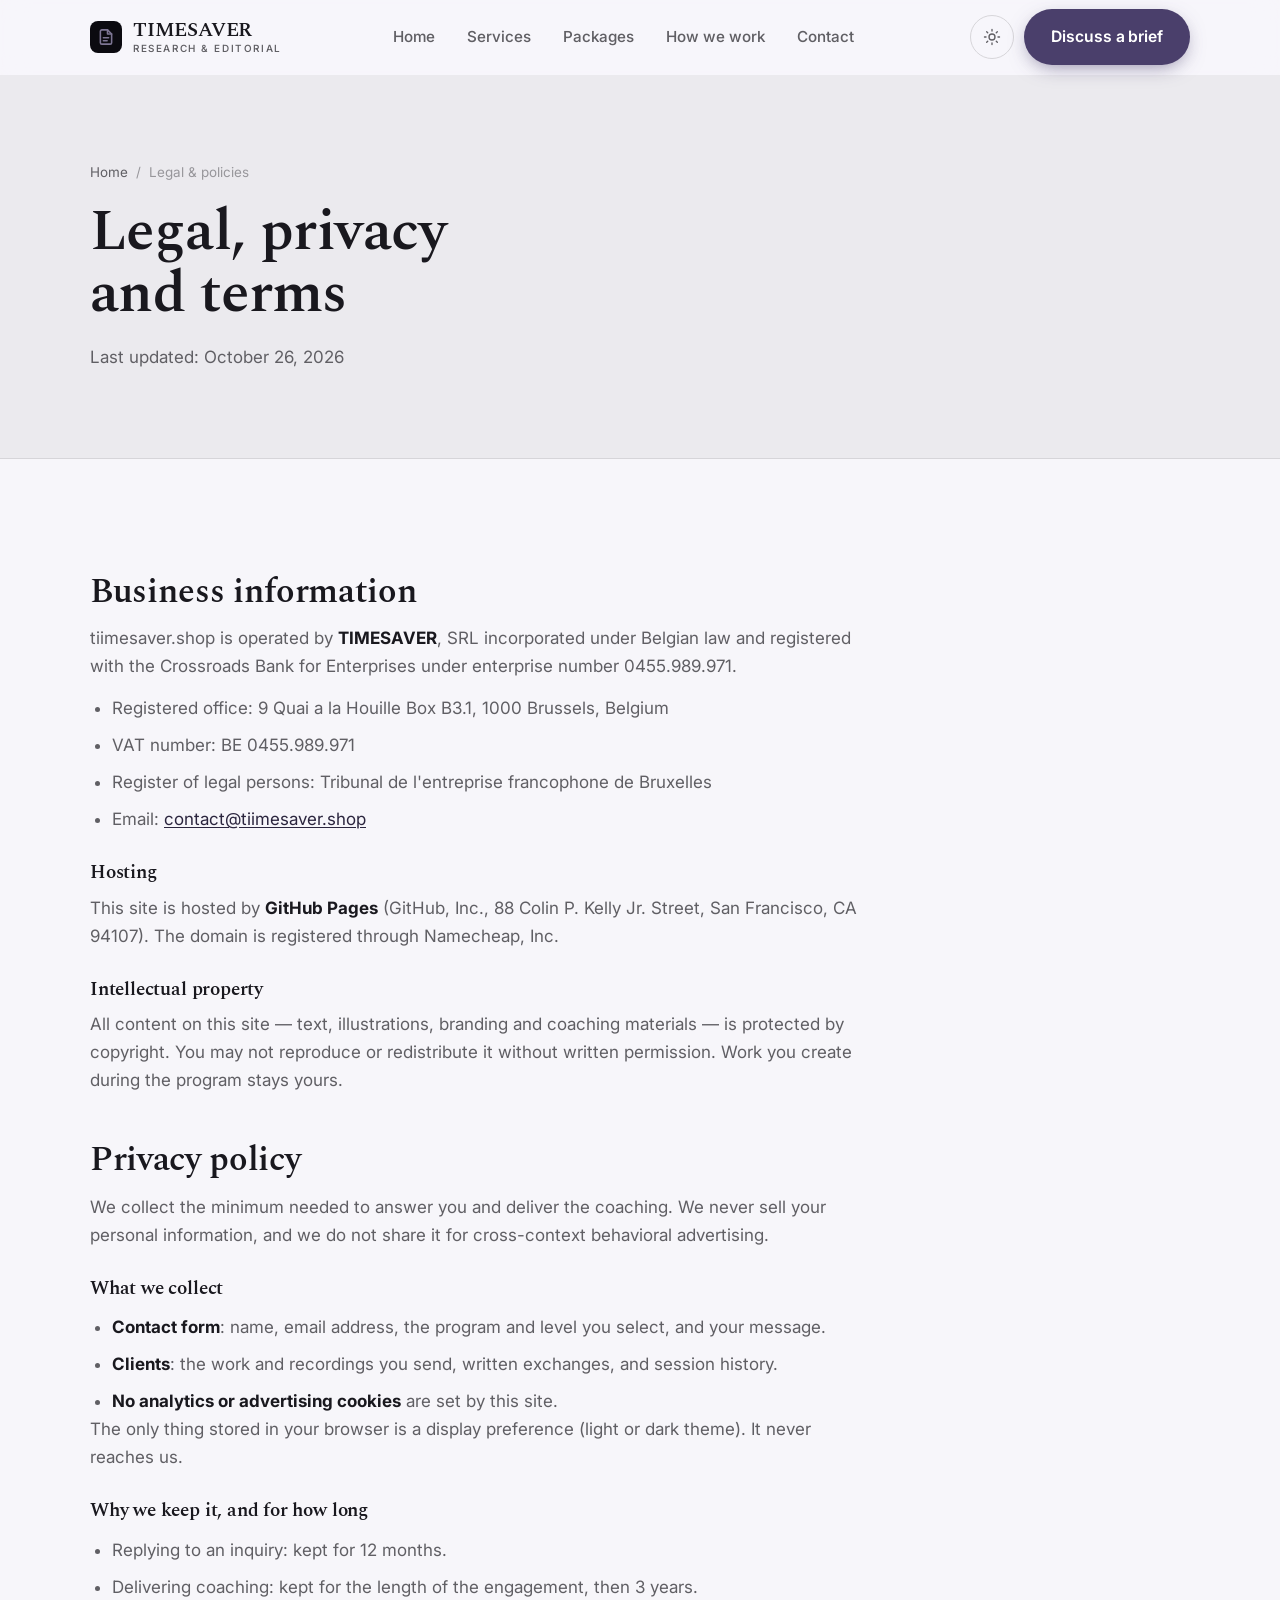
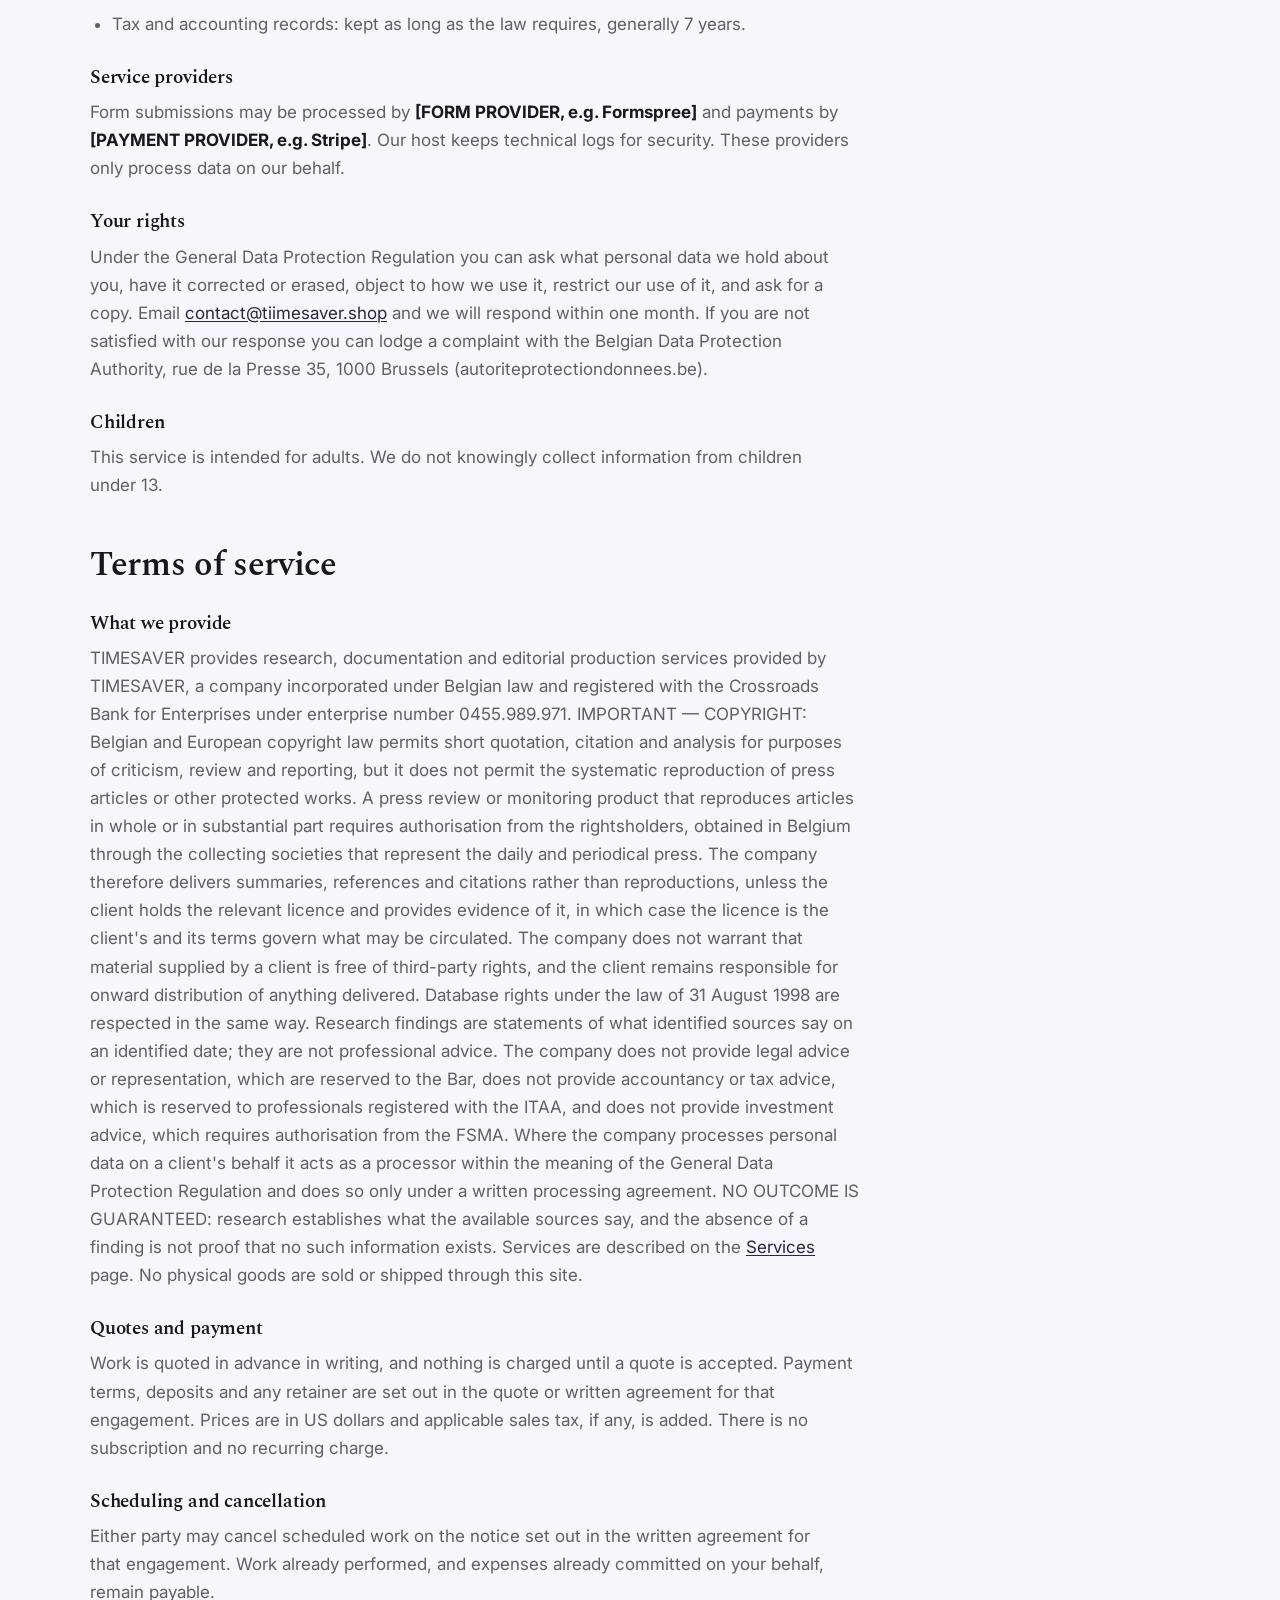
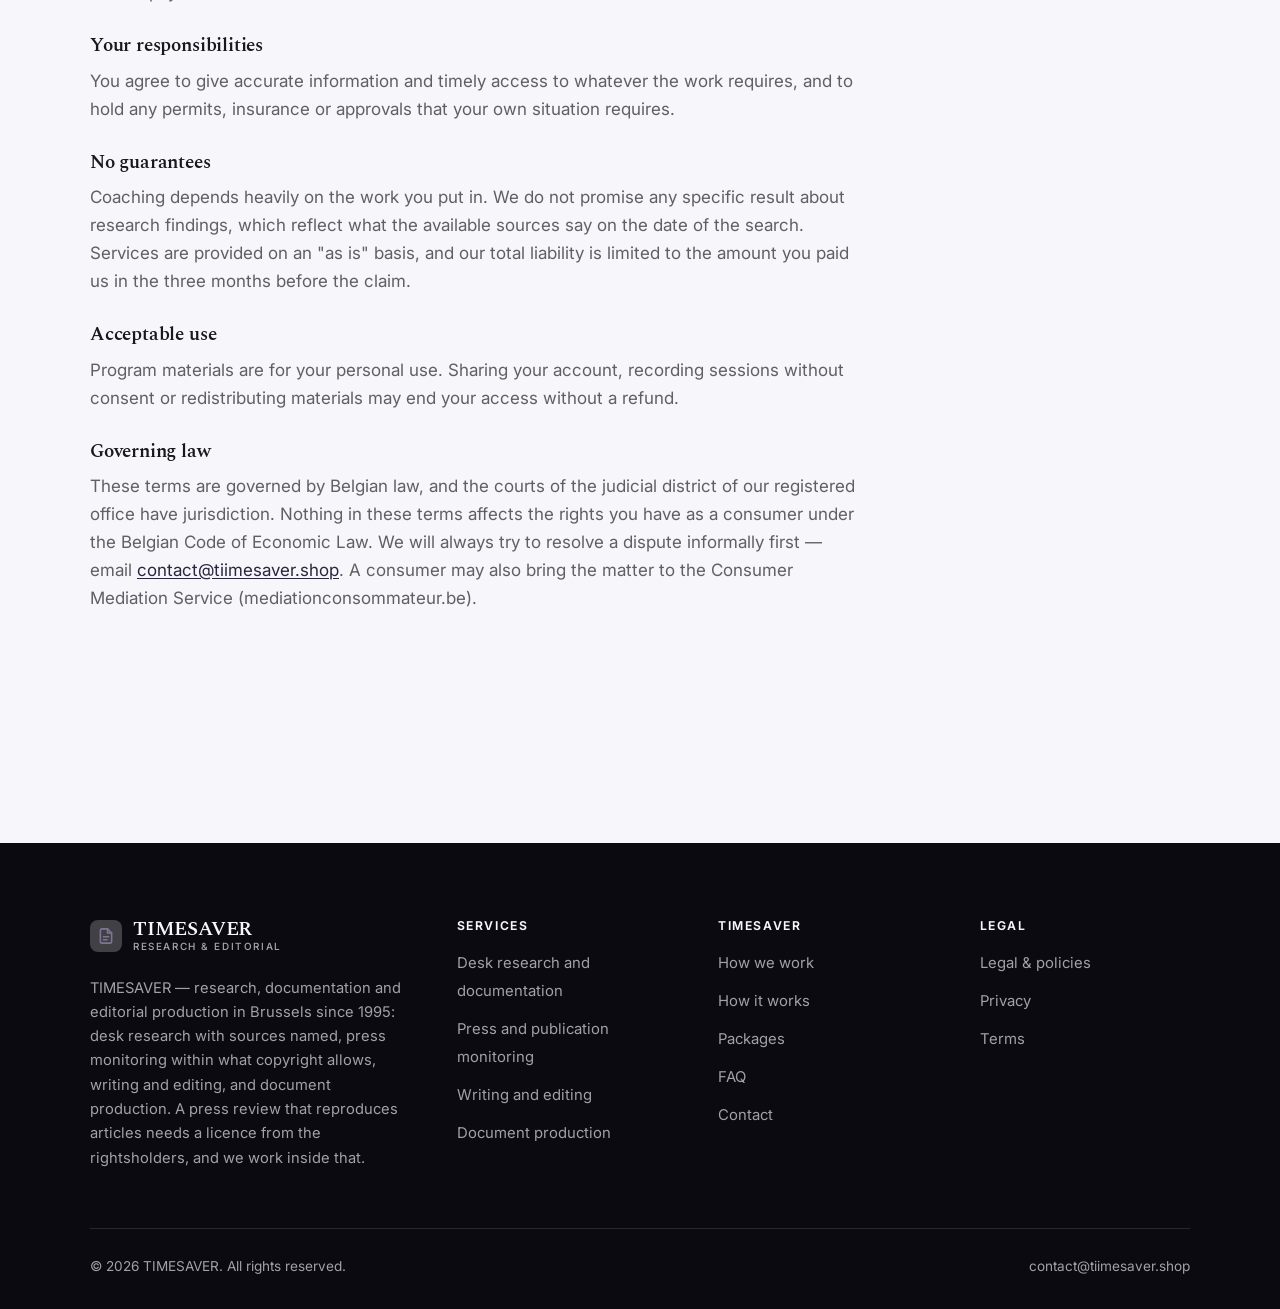
<file: legal.html>
<!DOCTYPE html>
<html lang="en" class="no-js">
<head>
<meta charset="utf-8">
<meta name="viewport" content="width=device-width, initial-scale=1">
<title>Legal, privacy and terms — TIMESAVER</title>
<meta name="description" content="Business information, privacy policy and terms of service for TIMESAVER.">
<meta name="robots" content="noindex">

<meta property="og:type" content="website">
<meta property="og:url" content="https://tiimesaver.shop/legal.html">
<meta property="og:site_name" content="TIMESAVER">
<meta property="og:locale" content="en_US">
<meta property="og:title" content="Legal, privacy and terms — TIMESAVER">
<meta property="og:description" content="Business information, privacy policy and terms of service for TIMESAVER.">
<meta name="theme-color" content="#0b0a10">

<link rel="icon" href="assets/img/favicon.svg" type="image/svg+xml">
<link rel="preconnect" href="https://fonts.googleapis.com">
<link rel="preconnect" href="https://fonts.gstatic.com" crossorigin>
<link rel="stylesheet" href="https://fonts.googleapis.com/css2?family=Spectral:wght@400;500;600;700&family=Inter:wght@400..700&display=swap">
<link rel="stylesheet" href="assets/css/style.css">

<!-- Thème appliqué avant le premier rendu (évite le flash) -->
<script>
document.documentElement.classList.remove('no-js');
(function(){try{var t=localStorage.getItem('site-theme');if(t){document.documentElement.setAttribute('data-theme',t);}}catch(e){}})();
</script>
</head>

<body>
<a class="skip-link" href="#main">Skip to main content</a>

<header class="site-header">
  <nav class="wrap nav" aria-label="Main navigation">
    <a class="brand" href="index.html">
      <svg class="brand__mark" viewBox="0 0 64 64" aria-hidden="true">
        <rect class="bm-bg" width="64" height="64" rx="16"/>
        <g class="bm-ic" transform="translate(14 14) scale(1.5)" fill="none" stroke-width="2.1" stroke-linecap="round" stroke-linejoin="round"><path d="M14 2.5H6.5A2 2 0 0 0 4.5 4.5v15a2 2 0 0 0 2 2h11a2 2 0 0 0 2-2V8z"/><path d="M14 2.5V8h5.5M8.5 13h7M8.5 17h5"/></g>
      </svg>
      <span>TIMESAVER<span class="brand__sub">RESEARCH &amp; EDITORIAL</span></span>
    </a>

    <ul class="nav__links" id="nav-links">
      <li><a href="index.html">Home</a></li>
      <li><a href="programs.html">Services</a></li>
      <li><a href="index.html#pricing">Packages</a></li>
      <li><a href="about.html">How we work</a></li>
      <li><a href="contact.html">Contact</a></li>
      <li><a class="btn btn--primary" href="contact.html">Discuss a brief</a></li>
    </ul>

    <div class="nav__cta">
      <button class="theme-toggle" type="button" aria-label="Switch to dark theme">
        <svg class="icon-sun" viewBox="0 0 24 24" fill="none" stroke="currentColor" stroke-width="1.8" stroke-linecap="round" aria-hidden="true"><circle cx="12" cy="12" r="4"/><path d="M12 2v2m0 16v2M2 12h2m16 0h2M4.9 4.9l1.4 1.4m11.4 11.4 1.4 1.4M19.1 4.9l-1.4 1.4M6.3 17.7l-1.4 1.4"/></svg>
        <svg class="icon-moon" viewBox="0 0 24 24" fill="none" stroke="currentColor" stroke-width="1.8" stroke-linecap="round" stroke-linejoin="round" aria-hidden="true"><path d="M21 12.8A9 9 0 1 1 11.2 3a7 7 0 0 0 9.8 9.8z"/></svg>
      </button>
      <a class="btn btn--primary" href="contact.html">Discuss a brief</a>
      <button class="nav__toggle" type="button" aria-expanded="false" aria-controls="nav-links" aria-label="Open menu">
        <svg class="icon-open" viewBox="0 0 24 24" fill="none" stroke="currentColor" stroke-width="2" stroke-linecap="round" aria-hidden="true"><path d="M3 6h18M3 12h18M3 18h18"/></svg>
        <svg class="icon-close" viewBox="0 0 24 24" fill="none" stroke="currentColor" stroke-width="2" stroke-linecap="round" aria-hidden="true"><path d="M6 6l12 12M18 6L6 18"/></svg>
      </button>
    </div>
  </nav>
</header>

<main id="main">

<section class="page-head">
  <div class="wrap">
    <nav class="breadcrumb" aria-label="Breadcrumb">
      <a href="index.html">Home</a><span>/</span><span aria-current="page">Legal &amp; policies</span>
    </nav>
    <h1>Legal, privacy and terms</h1>
    <p>Last updated: <time datetime="2026-10-26">October 26, 2026</time></p>
  </div>
</section>

<section class="section wrap">
  <div class="prose">

    <!--
      TO DO: this is a skeleton, not legal advice. Replace every [BRACKET] with
      your real details before selling, and have a lawyer review it if you can.
      Consumer protection rules differ by state.
    -->

    <h2 id="business">Business information</h2>
    <p>
      tiimesaver.shop is operated by <strong>TIMESAVER</strong>,
      SRL incorporated under Belgian law and registered with the
      Crossroads Bank for Enterprises under enterprise number 0455.989.971.
    </p>
    <ul>
      <li>Registered office: 9 Quai a la Houille Box B3.1, 1000 Brussels, Belgium</li>
      <li>VAT number: BE 0455.989.971</li>
      <li>Register of legal persons: Tribunal de l'entreprise francophone de Bruxelles</li>
      <li>Email: <a href="mailto:contact@tiimesaver.shop">contact@tiimesaver.shop</a></li>
    </ul>

    <h3>Hosting</h3>
    <p>
      This site is hosted by <strong>GitHub Pages</strong> (GitHub, Inc., 88 Colin P. Kelly Jr. Street,
      San Francisco, CA 94107). The domain is registered through Namecheap, Inc.
    </p>

    <h3>Intellectual property</h3>
    <p>
      All content on this site — text, illustrations, branding and coaching materials — is protected by
      copyright. You may not reproduce or redistribute it without written permission. Work you create during
      the program stays yours.
    </p>

    <h2 id="privacy">Privacy policy</h2>
    <p>
      We collect the minimum needed to answer you and deliver the coaching. We never sell your personal
      information, and we do not share it for cross-context behavioral advertising.
    </p>
    <h3>What we collect</h3>
    <ul>
      <li><strong>Contact form</strong>: name, email address, the program and level you select, and your message.</li>
      <li><strong>Clients</strong>: the work and recordings you send, written exchanges, and session history.</li>
      <li><strong>No analytics or advertising cookies</strong> are set by this site.</li>
    </ul>
    <p>
      The only thing stored in your browser is a display preference (light or dark theme). It never reaches us.
    </p>
    <h3>Why we keep it, and for how long</h3>
    <ul>
      <li>Replying to an inquiry: kept for 12 months.</li>
      <li>Delivering coaching: kept for the length of the engagement, then 3 years.</li>
      <li>Tax and accounting records: kept as long as the law requires, generally 7 years.</li>
    </ul>
    <h3>Service providers</h3>
    <p>
      Form submissions may be processed by <strong>[FORM PROVIDER, e.g. Formspree]</strong> and payments by
      <strong>[PAYMENT PROVIDER, e.g. Stripe]</strong>. Our host keeps technical logs for security. These
      providers only process data on our behalf.
    </p>
    <h3>Your rights</h3>
    <p>
      Under the General Data Protection Regulation you can ask what personal data we hold about you,
      have it corrected or erased, object to how we use it, restrict our use of it, and ask for a copy.
      Email <a href="mailto:contact@tiimesaver.shop">contact@tiimesaver.shop</a> and we will respond within one month. If you are not
      satisfied with our response you can lodge a complaint with the Belgian Data Protection Authority,
      rue de la Presse 35, 1000 Brussels (autoriteprotectiondonnees.be).
    </p>
    <h3>Children</h3>
    <p>
      This service is intended for adults. We do not knowingly collect information from children under 13.
    </p>

    <h2 id="terms">Terms of service</h2>
    <h3>What we provide</h3>
    <p>
      TIMESAVER provides research, documentation and editorial production services provided by TIMESAVER, a company incorporated under Belgian law and registered with the Crossroads Bank for Enterprises under enterprise number 0455.989.971. IMPORTANT — COPYRIGHT: Belgian and European copyright law permits short quotation, citation and analysis for purposes of criticism, review and reporting, but it does not permit the systematic reproduction of press articles or other protected works. A press review or monitoring product that reproduces articles in whole or in substantial part requires authorisation from the rightsholders, obtained in Belgium through the collecting societies that represent the daily and periodical press. The company therefore delivers summaries, references and citations rather than reproductions, unless the client holds the relevant licence and provides evidence of it, in which case the licence is the client's and its terms govern what may be circulated. The company does not warrant that material supplied by a client is free of third-party rights, and the client remains responsible for onward distribution of anything delivered. Database rights under the law of 31 August 1998 are respected in the same way. Research findings are statements of what identified sources say on an identified date; they are not professional advice. The company does not provide legal advice or representation, which are reserved to the Bar, does not provide accountancy or tax advice, which is reserved to professionals registered with the ITAA, and does not provide investment advice, which requires authorisation from the FSMA. Where the company processes personal data on a client's behalf it acts as a processor within the meaning of the General Data Protection Regulation and does so only under a written processing agreement. NO OUTCOME IS GUARANTEED: research establishes what the available sources say, and the absence of a finding is not proof that no such information exists. Services are described on the
      <a href="programs.html">Services</a> page. No physical goods are sold or shipped through this site.
    </p>
    <h3>Quotes and payment</h3>
    <p>
      Work is quoted in advance in writing, and nothing is charged until a quote is accepted. Payment terms,
      deposits and any retainer are set out in the quote or written agreement for that engagement. Prices are in
      US dollars and applicable sales tax, if any, is added. There is no subscription and no recurring charge.
    </p>
    <h3>Scheduling and cancellation</h3>
    <p>
      Either party may cancel scheduled work on the notice set out in the written agreement for that engagement.
      Work already performed, and expenses already committed on your behalf, remain payable.
    </p>
    <h3>Your responsibilities</h3>
    <p>
      You agree to give accurate information and timely access to whatever the work requires, and to hold any
      permits, insurance or approvals that your own situation requires.
    </p>

    <h3>No guarantees</h3>
    <p>
      Coaching depends heavily on the work you put in. We do not promise any specific result
      about research findings, which reflect what the available sources say on the date of the search. Services are provided on an "as is" basis, and our total
      liability is limited to the amount you paid us in the three months before the claim.
    </p>
    <h3>Acceptable use</h3>
    <p>
      Program materials are for your personal use. Sharing your account, recording sessions without consent
      or redistributing materials may end your access without a refund.
    </p>
    <h3>Governing law</h3>
    <p>
      These terms are governed by Belgian law, and the courts of the judicial district of our
      registered office have jurisdiction. Nothing in these terms affects the rights you have as a
      consumer under the Belgian Code of Economic Law. We will always try to resolve a dispute
      informally first — email <a href="mailto:contact@tiimesaver.shop">contact@tiimesaver.shop</a>. A consumer may also bring the
      matter to the Consumer Mediation Service (mediationconsommateur.be).
    </p>

  </div>
</section>

</main>

<footer class="site-footer">
  <div class="wrap">
    <div class="footer__grid">
      <div class="footer__brand">
        <a class="brand" href="index.html">
          <svg class="brand__mark" viewBox="0 0 64 64" aria-hidden="true">
        <rect class="bm-bg" width="64" height="64" rx="16"/>
        <g class="bm-ic" transform="translate(14 14) scale(1.5)" fill="none" stroke-width="2.1" stroke-linecap="round" stroke-linejoin="round"><path d="M14 2.5H6.5A2 2 0 0 0 4.5 4.5v15a2 2 0 0 0 2 2h11a2 2 0 0 0 2-2V8z"/><path d="M14 2.5V8h5.5M8.5 13h7M8.5 17h5"/></g>
      </svg>
          <span>TIMESAVER<span class="brand__sub">RESEARCH &amp; EDITORIAL</span></span>
        </a>
        <p>TIMESAVER — research, documentation and editorial production in Brussels since 1995: desk research with sources named, press monitoring within what copyright allows, writing and editing, and document production. A press review that reproduces articles needs a licence from the rightsholders, and we work inside that.</p>
      </div>

      <div class="footer__col">
        <h4>Services</h4>
        <ul>
          <li><a href="programs.html#research">Desk research and documentation</a></li>
          <li><a href="programs.html#monitoring">Press and publication monitoring</a></li>
          <li><a href="programs.html#editorial">Writing and editing</a></li>
          <li><a href="programs.html#production">Document production</a></li>
        </ul>
      </div>

      <div class="footer__col">
        <h4>TIMESAVER</h4>
        <ul>
          <li><a href="about.html">How we work</a></li>
          <li><a href="index.html#how-it-works">How it works</a></li>
          <li><a href="index.html#pricing">Packages</a></li>
          <li><a href="index.html#faq">FAQ</a></li>
          <li><a href="contact.html">Contact</a></li>
        </ul>
      </div>

      <div class="footer__col">
        <h4>Legal</h4>
        <ul>
          <li><a href="legal.html">Legal &amp; policies</a></li>
          <li><a href="legal.html#privacy">Privacy</a></li>
          <li><a href="legal.html#terms">Terms</a></li>
        </ul>
      </div>
    </div>

    <div class="footer__bottom">
      <p>© <span data-year>2026</span> TIMESAVER. All rights reserved.</p>
      <p><a href="mailto:contact@tiimesaver.shop">contact@tiimesaver.shop</a></p>
    </div>
  </div>
</footer>

<script src="assets/js/main.js" defer></script>
</body>
</html>
</file>
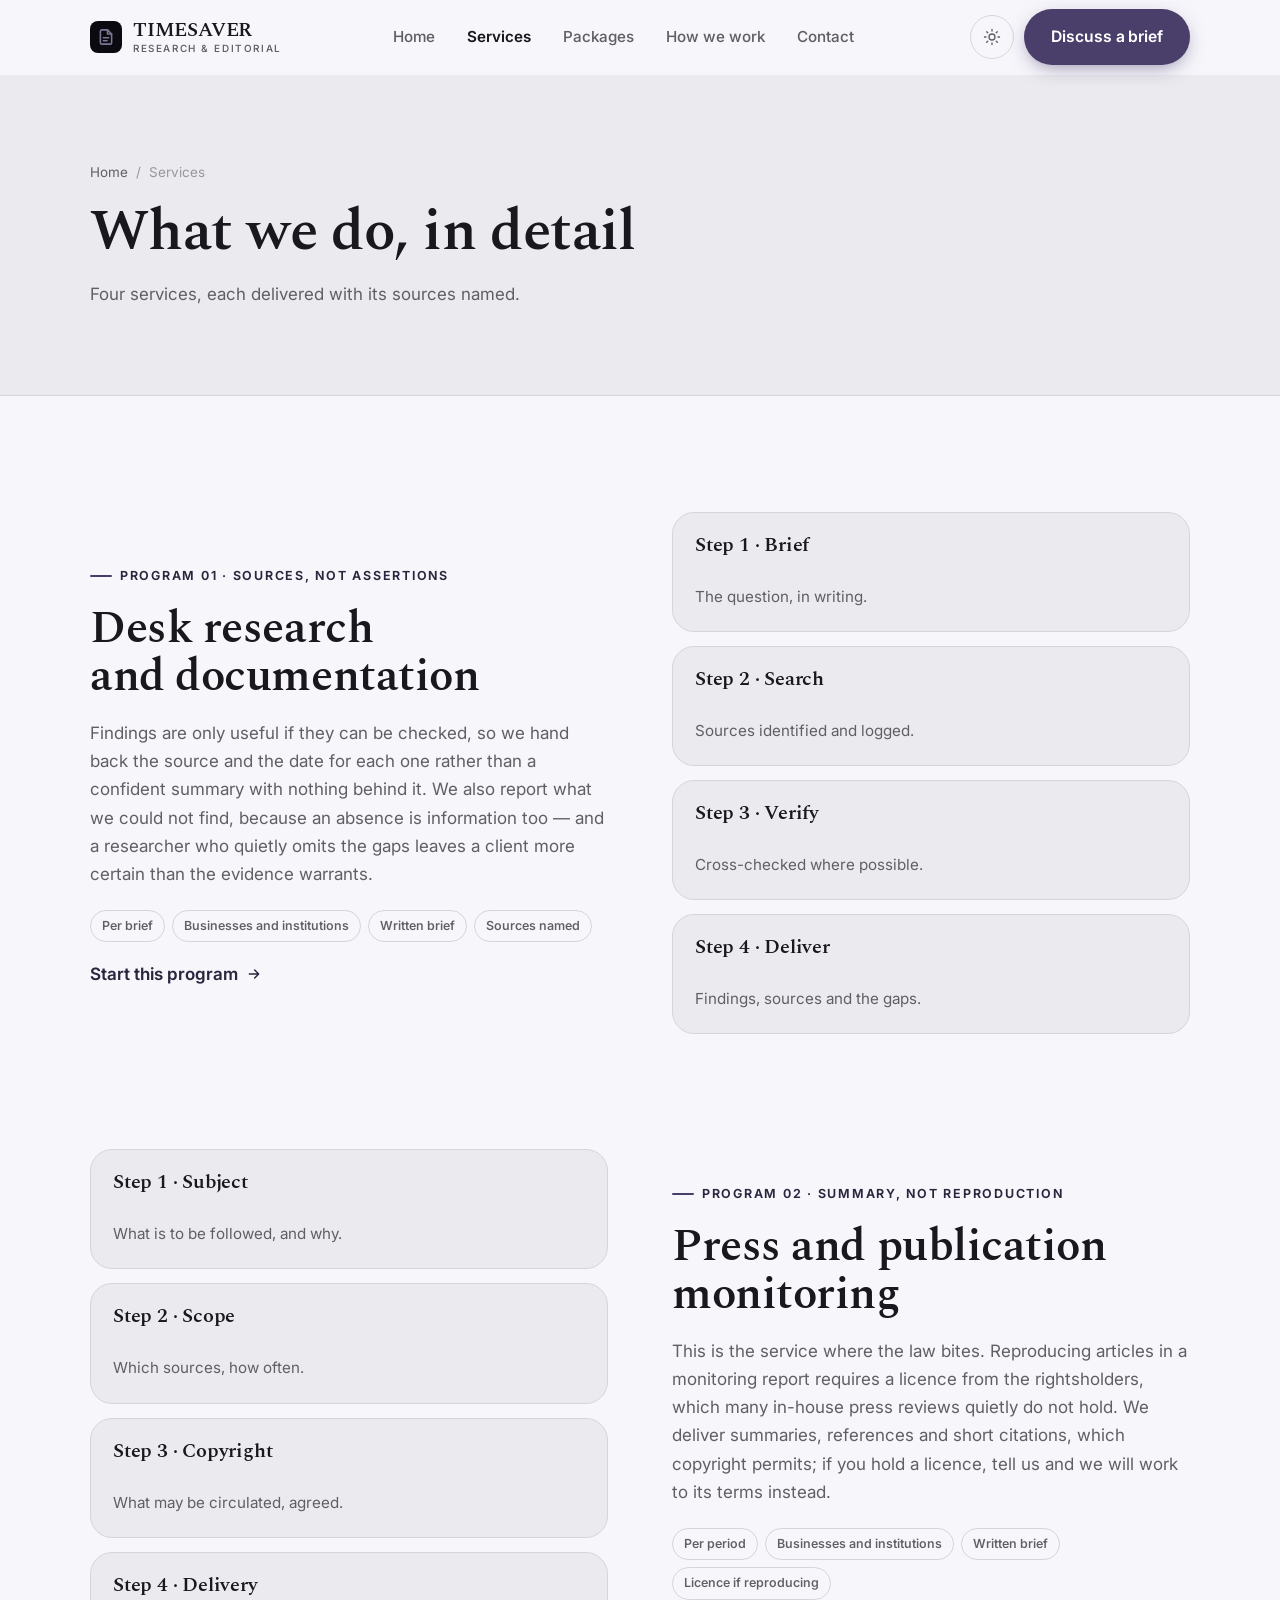
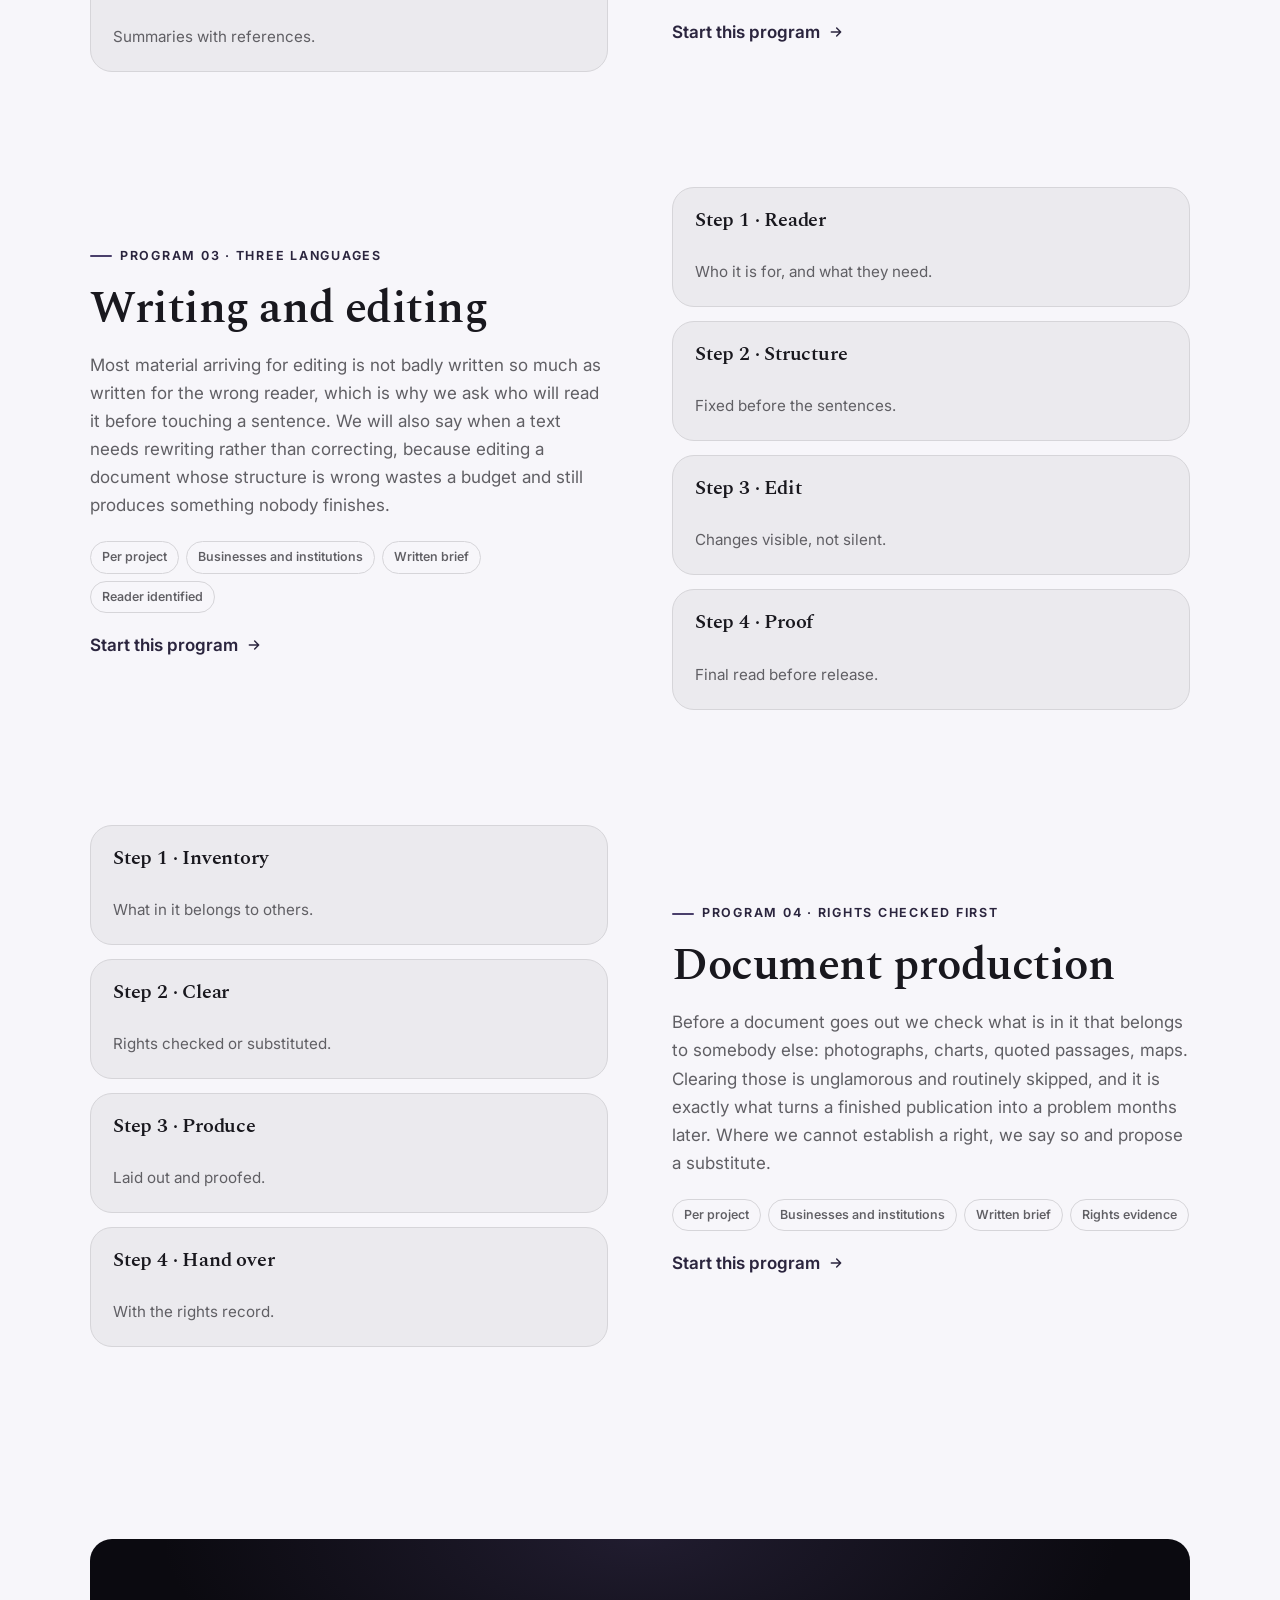
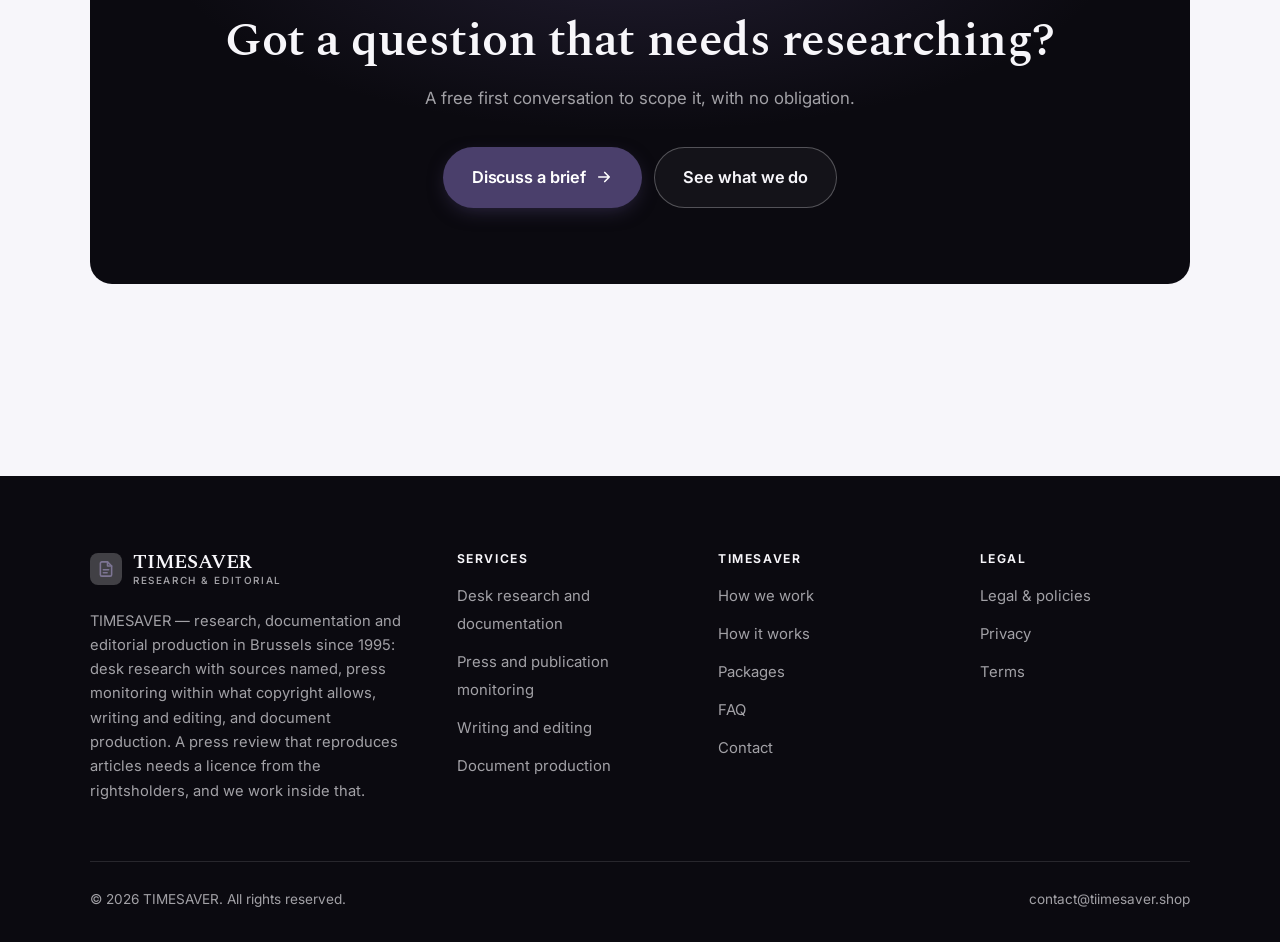
<file: programs.html>
<!DOCTYPE html>
<html lang="en" class="no-js">
<head>
<meta charset="utf-8">
<meta name="viewport" content="width=device-width, initial-scale=1">
<title>Services — TIMESAVER</title>
<meta name="description" content="What TIMESAVER does: desk research and documentation, press and publication monitoring, writing and editing, and document production.">
<link rel="canonical" href="https://tiimesaver.shop/programs.html">

<meta property="og:type" content="website">
<meta property="og:url" content="https://tiimesaver.shop/programs.html">
<meta property="og:site_name" content="TIMESAVER">
<meta property="og:locale" content="en_US">
<meta property="og:title" content="Services — TIMESAVER">
<meta property="og:description" content="What TIMESAVER does: desk research and documentation, press and publication monitoring, writing and editing, and document production.">
<meta name="theme-color" content="#0b0a10">

<link rel="icon" href="assets/img/favicon.svg" type="image/svg+xml">
<link rel="preconnect" href="https://fonts.googleapis.com">
<link rel="preconnect" href="https://fonts.gstatic.com" crossorigin>
<link rel="stylesheet" href="https://fonts.googleapis.com/css2?family=Spectral:wght@400;500;600;700&family=Inter:wght@400..700&display=swap">
<link rel="stylesheet" href="assets/css/style.css">

<!-- Thème appliqué avant le premier rendu (évite le flash) -->
<script>
document.documentElement.classList.remove('no-js');
(function(){try{var t=localStorage.getItem('site-theme');if(t){document.documentElement.setAttribute('data-theme',t);}}catch(e){}})();
</script>
</head>

<body>
<a class="skip-link" href="#main">Skip to main content</a>

<header class="site-header">
  <nav class="wrap nav" aria-label="Main navigation">
    <a class="brand" href="index.html">
      <svg class="brand__mark" viewBox="0 0 64 64" aria-hidden="true">
        <rect class="bm-bg" width="64" height="64" rx="16"/>
        <g class="bm-ic" transform="translate(14 14) scale(1.5)" fill="none" stroke-width="2.1" stroke-linecap="round" stroke-linejoin="round"><path d="M14 2.5H6.5A2 2 0 0 0 4.5 4.5v15a2 2 0 0 0 2 2h11a2 2 0 0 0 2-2V8z"/><path d="M14 2.5V8h5.5M8.5 13h7M8.5 17h5"/></g>
      </svg>
      <span>TIMESAVER<span class="brand__sub">RESEARCH &amp; EDITORIAL</span></span>
    </a>

    <ul class="nav__links" id="nav-links">
      <li><a href="index.html">Home</a></li>
      <li><a href="programs.html" aria-current="page">Services</a></li>
      <li><a href="index.html#pricing">Packages</a></li>
      <li><a href="about.html">How we work</a></li>
      <li><a href="contact.html">Contact</a></li>
      <li><a class="btn btn--primary" href="contact.html">Discuss a brief</a></li>
    </ul>

    <div class="nav__cta">
      <button class="theme-toggle" type="button" aria-label="Switch to dark theme">
        <svg class="icon-sun" viewBox="0 0 24 24" fill="none" stroke="currentColor" stroke-width="1.8" stroke-linecap="round" aria-hidden="true"><circle cx="12" cy="12" r="4"/><path d="M12 2v2m0 16v2M2 12h2m16 0h2M4.9 4.9l1.4 1.4m11.4 11.4 1.4 1.4M19.1 4.9l-1.4 1.4M6.3 17.7l-1.4 1.4"/></svg>
        <svg class="icon-moon" viewBox="0 0 24 24" fill="none" stroke="currentColor" stroke-width="1.8" stroke-linecap="round" stroke-linejoin="round" aria-hidden="true"><path d="M21 12.8A9 9 0 1 1 11.2 3a7 7 0 0 0 9.8 9.8z"/></svg>
      </button>
      <a class="btn btn--primary" href="contact.html">Discuss a brief</a>
      <button class="nav__toggle" type="button" aria-expanded="false" aria-controls="nav-links" aria-label="Open menu">
        <svg class="icon-open" viewBox="0 0 24 24" fill="none" stroke="currentColor" stroke-width="2" stroke-linecap="round" aria-hidden="true"><path d="M3 6h18M3 12h18M3 18h18"/></svg>
        <svg class="icon-close" viewBox="0 0 24 24" fill="none" stroke="currentColor" stroke-width="2" stroke-linecap="round" aria-hidden="true"><path d="M6 6l12 12M18 6L6 18"/></svg>
      </button>
    </div>
  </nav>
</header>

<main id="main">

<section class="page-head">
  <div class="wrap">
    <nav class="breadcrumb" aria-label="Breadcrumb">
      <a href="index.html">Home</a><span>/</span><span aria-current="page">Services</span>
    </nav>
    <h1>What we do, in detail</h1>
    <p>Four services, each delivered with its sources named.</p>
  </div>
</section>

<section class="section wrap" id="research">
  <div class="split reveal">
    <div>
      <span class="eyebrow">Program 01 · Sources, not assertions</span>
      <h2>Desk research and documentation</h2>
      <p>Findings are only useful if they can be checked, so we hand back the source and the date for each one rather than a confident summary with nothing behind it. We also report what we could not find, because an absence is information too — and a researcher who quietly omits the gaps leaves a client more certain than the evidence warrants.</p>
      <ul class="tags"><li>Per brief</li><li>Businesses and institutions</li><li>Written brief</li><li>Sources named</li></ul>
      <p><a class="arrow-link" href="contact.html">Start this program <svg viewBox="0 0 24 24" fill="none" stroke="currentColor" stroke-width="2.2" stroke-linecap="round" stroke-linejoin="round" aria-hidden="true"><path d="M5 12h14M13 6l6 6-6 6"/></svg></a></p>
    </div>
    <div class="grid grid--2 grid--tight">
      <article class="card card--sm">
        <h3>Step 1 · Brief</h3>
        <p>The question, in writing.</p>
      </article>
      <article class="card card--sm">
        <h3>Step 2 · Search</h3>
        <p>Sources identified and logged.</p>
      </article>
      <article class="card card--sm">
        <h3>Step 3 · Verify</h3>
        <p>Cross-checked where possible.</p>
      </article>
      <article class="card card--sm">
        <h3>Step 4 · Deliver</h3>
        <p>Findings, sources and the gaps.</p>
      </article>
    </div>
  </div>
</section>

<section class="section section--flush wrap" id="monitoring">
  <div class="split reveal">
    <div class="grid grid--2 grid--tight">
      <article class="card card--sm">
        <h3>Step 1 · Subject</h3>
        <p>What is to be followed, and why.</p>
      </article>
      <article class="card card--sm">
        <h3>Step 2 · Scope</h3>
        <p>Which sources, how often.</p>
      </article>
      <article class="card card--sm">
        <h3>Step 3 · Copyright</h3>
        <p>What may be circulated, agreed.</p>
      </article>
      <article class="card card--sm">
        <h3>Step 4 · Delivery</h3>
        <p>Summaries with references.</p>
      </article>
    </div>
    <div>
      <span class="eyebrow">Program 02 · Summary, not reproduction</span>
      <h2>Press and publication monitoring</h2>
      <p>This is the service where the law bites. Reproducing articles in a monitoring report requires a licence from the rightsholders, which many in-house press reviews quietly do not hold. We deliver summaries, references and short citations, which copyright permits; if you hold a licence, tell us and we will work to its terms instead.</p>
      <ul class="tags"><li>Per period</li><li>Businesses and institutions</li><li>Written brief</li><li>Licence if reproducing</li></ul>
      <p><a class="arrow-link" href="contact.html">Start this program <svg viewBox="0 0 24 24" fill="none" stroke="currentColor" stroke-width="2.2" stroke-linecap="round" stroke-linejoin="round" aria-hidden="true"><path d="M5 12h14M13 6l6 6-6 6"/></svg></a></p>
    </div>
  </div>
</section>

<section class="section section--flush wrap" id="editorial">
  <div class="split reveal">
    <div>
      <span class="eyebrow">Program 03 · Three languages</span>
      <h2>Writing and editing</h2>
      <p>Most material arriving for editing is not badly written so much as written for the wrong reader, which is why we ask who will read it before touching a sentence. We will also say when a text needs rewriting rather than correcting, because editing a document whose structure is wrong wastes a budget and still produces something nobody finishes.</p>
      <ul class="tags"><li>Per project</li><li>Businesses and institutions</li><li>Written brief</li><li>Reader identified</li></ul>
      <p><a class="arrow-link" href="contact.html">Start this program <svg viewBox="0 0 24 24" fill="none" stroke="currentColor" stroke-width="2.2" stroke-linecap="round" stroke-linejoin="round" aria-hidden="true"><path d="M5 12h14M13 6l6 6-6 6"/></svg></a></p>
    </div>
    <div class="grid grid--2 grid--tight">
      <article class="card card--sm">
        <h3>Step 1 · Reader</h3>
        <p>Who it is for, and what they need.</p>
      </article>
      <article class="card card--sm">
        <h3>Step 2 · Structure</h3>
        <p>Fixed before the sentences.</p>
      </article>
      <article class="card card--sm">
        <h3>Step 3 · Edit</h3>
        <p>Changes visible, not silent.</p>
      </article>
      <article class="card card--sm">
        <h3>Step 4 · Proof</h3>
        <p>Final read before release.</p>
      </article>
    </div>
  </div>
</section>

<section class="section section--flush wrap" id="production">
  <div class="split reveal">
    <div class="grid grid--2 grid--tight">
      <article class="card card--sm">
        <h3>Step 1 · Inventory</h3>
        <p>What in it belongs to others.</p>
      </article>
      <article class="card card--sm">
        <h3>Step 2 · Clear</h3>
        <p>Rights checked or substituted.</p>
      </article>
      <article class="card card--sm">
        <h3>Step 3 · Produce</h3>
        <p>Laid out and proofed.</p>
      </article>
      <article class="card card--sm">
        <h3>Step 4 · Hand over</h3>
        <p>With the rights record.</p>
      </article>
    </div>
    <div>
      <span class="eyebrow">Program 04 · Rights checked first</span>
      <h2>Document production</h2>
      <p>Before a document goes out we check what is in it that belongs to somebody else: photographs, charts, quoted passages, maps. Clearing those is unglamorous and routinely skipped, and it is exactly what turns a finished publication into a problem months later. Where we cannot establish a right, we say so and propose a substitute.</p>
      <ul class="tags"><li>Per project</li><li>Businesses and institutions</li><li>Written brief</li><li>Rights evidence</li></ul>
      <p><a class="arrow-link" href="contact.html">Start this program <svg viewBox="0 0 24 24" fill="none" stroke="currentColor" stroke-width="2.2" stroke-linecap="round" stroke-linejoin="round" aria-hidden="true"><path d="M5 12h14M13 6l6 6-6 6"/></svg></a></p>
    </div>
  </div>
</section>

<section class="wrap section--tight">
  <div class="cta-band reveal">
    <h2>Got a question that needs researching?</h2>
    <p>A free first conversation to scope it, with no obligation.</p>
    <div class="hero__actions">
      <a class="btn btn--primary btn--lg" href="contact.html">Discuss a brief <svg viewBox="0 0 24 24" fill="none" stroke="currentColor" stroke-width="2.2" stroke-linecap="round" stroke-linejoin="round" aria-hidden="true"><path d="M5 12h14M13 6l6 6-6 6"/></svg></a>
      <a class="btn btn--on-dark btn--lg" href="programs.html">See what we do</a>
    </div>
  </div>
</section>

</main>

<footer class="site-footer">
  <div class="wrap">
    <div class="footer__grid">
      <div class="footer__brand">
        <a class="brand" href="index.html">
          <svg class="brand__mark" viewBox="0 0 64 64" aria-hidden="true">
        <rect class="bm-bg" width="64" height="64" rx="16"/>
        <g class="bm-ic" transform="translate(14 14) scale(1.5)" fill="none" stroke-width="2.1" stroke-linecap="round" stroke-linejoin="round"><path d="M14 2.5H6.5A2 2 0 0 0 4.5 4.5v15a2 2 0 0 0 2 2h11a2 2 0 0 0 2-2V8z"/><path d="M14 2.5V8h5.5M8.5 13h7M8.5 17h5"/></g>
      </svg>
          <span>TIMESAVER<span class="brand__sub">RESEARCH &amp; EDITORIAL</span></span>
        </a>
        <p>TIMESAVER — research, documentation and editorial production in Brussels since 1995: desk research with sources named, press monitoring within what copyright allows, writing and editing, and document production. A press review that reproduces articles needs a licence from the rightsholders, and we work inside that.</p>
      </div>

      <div class="footer__col">
        <h4>Services</h4>
        <ul>
          <li><a href="programs.html#research">Desk research and documentation</a></li>
          <li><a href="programs.html#monitoring">Press and publication monitoring</a></li>
          <li><a href="programs.html#editorial">Writing and editing</a></li>
          <li><a href="programs.html#production">Document production</a></li>
        </ul>
      </div>

      <div class="footer__col">
        <h4>TIMESAVER</h4>
        <ul>
          <li><a href="about.html">How we work</a></li>
          <li><a href="index.html#how-it-works">How it works</a></li>
          <li><a href="index.html#pricing">Packages</a></li>
          <li><a href="index.html#faq">FAQ</a></li>
          <li><a href="contact.html">Contact</a></li>
        </ul>
      </div>

      <div class="footer__col">
        <h4>Legal</h4>
        <ul>
          <li><a href="legal.html">Legal &amp; policies</a></li>
          <li><a href="legal.html#privacy">Privacy</a></li>
          <li><a href="legal.html#terms">Terms</a></li>
        </ul>
      </div>
    </div>

    <div class="footer__bottom">
      <p>© <span data-year>2026</span> TIMESAVER. All rights reserved.</p>
      <p><a href="mailto:contact@tiimesaver.shop">contact@tiimesaver.shop</a></p>
    </div>
  </div>
</footer>

<script src="assets/js/main.js" defer></script>
</body>
</html>
</file>
<file: assets/css/style.css>
/* TIMESAVER — couleurs et polices de la marque.
   Modifier ces valeurs suffit à changer l'identité visuelle de tout le site. */
:root {
  --c-accent:    #4a3f6b;
  --c-on-accent: #ffffff;
  --c-ink:       #0b0a10;
  --c-paper:     #f7f6fa;

  --accent-ink-light: color-mix(in srgb, var(--c-accent) 58%, black);
  --accent-on-dark:   color-mix(in srgb, var(--c-accent) 72%, white);

  --font-display: "Spectral", system-ui, -apple-system, "Segoe UI", sans-serif;
  --font-body: "Inter", system-ui, -apple-system, "Segoe UI", sans-serif;
  --display-weight: 600;
  --display-tracking: -.01em;
}

/* ==========================================================================
   Feuille de style commune aux sites de coaching
   Les couleurs de marque (--c-accent, --c-on-accent, --c-ink, --c-paper) et
   les polices sont définies juste au-dessus, par site. Tout le reste en dérive.
   ========================================================================== */

/* --------------------------------------------------------------------------
   1. Tokens dérivés
   -------------------------------------------------------------------------- */

:root {
  /* Thème clair */
  --paper:      var(--c-paper);
  --paper-2:    color-mix(in srgb, var(--c-paper) 95%, var(--c-ink));
  --paper-3:    color-mix(in srgb, var(--c-paper) 89%, var(--c-ink));
  --line:       color-mix(in srgb, var(--c-paper) 86%, var(--c-ink));
  --text:       color-mix(in srgb, var(--c-ink) 94%, var(--c-paper));
  --muted:      color-mix(in srgb, var(--c-ink) 64%, var(--c-paper));
  --accent:     var(--c-accent);
  --accent-600: color-mix(in srgb, var(--c-accent) 86%, black);
  --accent-ink: var(--accent-ink-light);
  --on-accent:  var(--c-on-accent);
  --ink:        var(--c-ink);
  --ink-soft:   color-mix(in srgb, var(--c-ink) 90%, white);
  --on-ink:     var(--c-paper);
  --on-ink-mut: color-mix(in srgb, var(--c-paper) 64%, var(--c-ink));
  --brand-bg:   var(--c-ink);

  /* Rayons */
  --r-sm: 8px;
  --r-md: 14px;
  --r-lg: 22px;
  --r-full: 999px;

  /* Ombres */
  --sh-1: 0 1px 2px rgba(0, 0, 0, .05), 0 2px 8px rgba(0, 0, 0, .04);
  --sh-2: 0 2px 4px rgba(0, 0, 0, .05), 0 12px 32px rgba(0, 0, 0, .09);
  --sh-3: 0 4px 8px rgba(0, 0, 0, .06), 0 24px 56px rgba(0, 0, 0, .14);

  /* Rythme */
  --gutter: clamp(16px, 4vw, 40px);
  --maxw: 1180px;
  --section-y: clamp(64px, 9vw, 124px);

  --ease: cubic-bezier(.22, .61, .36, 1);
}

/* Thème sombre — suit le système, sauf si l'utilisateur a choisi « clair » */
@media (prefers-color-scheme: dark) {
  :root:not([data-theme="light"]) {
    --paper:      var(--c-ink);
    --paper-2:    color-mix(in srgb, var(--c-ink) 92%, white);
    --paper-3:    color-mix(in srgb, var(--c-ink) 86%, white);
    --line:       color-mix(in srgb, var(--c-ink) 80%, white);
    --text:       color-mix(in srgb, var(--c-paper) 94%, var(--c-ink));
    --muted:      color-mix(in srgb, var(--c-paper) 66%, var(--c-ink));
    --accent-ink: var(--accent-on-dark);
    --ink:        color-mix(in srgb, var(--c-ink) 72%, black);
    --brand-bg:   color-mix(in srgb, var(--c-ink) 80%, white);
    --sh-1: 0 1px 2px rgba(0, 0, 0, .4), 0 2px 8px rgba(0, 0, 0, .3);
    --sh-2: 0 2px 4px rgba(0, 0, 0, .4), 0 12px 32px rgba(0, 0, 0, .45);
    --sh-3: 0 4px 8px rgba(0, 0, 0, .45), 0 24px 56px rgba(0, 0, 0, .55);
  }
}

/* Thème sombre — choix explicite */
:root[data-theme="dark"] {
  --paper:      var(--c-ink);
  --paper-2:    color-mix(in srgb, var(--c-ink) 92%, white);
  --paper-3:    color-mix(in srgb, var(--c-ink) 86%, white);
  --line:       color-mix(in srgb, var(--c-ink) 80%, white);
  --text:       color-mix(in srgb, var(--c-paper) 94%, var(--c-ink));
  --muted:      color-mix(in srgb, var(--c-paper) 66%, var(--c-ink));
  --accent-ink: var(--accent-on-dark);
  --ink:        color-mix(in srgb, var(--c-ink) 72%, black);
  --brand-bg:   color-mix(in srgb, var(--c-ink) 80%, white);
  --sh-1: 0 1px 2px rgba(0, 0, 0, .4), 0 2px 8px rgba(0, 0, 0, .3);
  --sh-2: 0 2px 4px rgba(0, 0, 0, .4), 0 12px 32px rgba(0, 0, 0, .45);
  --sh-3: 0 4px 8px rgba(0, 0, 0, .45), 0 24px 56px rgba(0, 0, 0, .55);
}

/* --------------------------------------------------------------------------
   2. Reset / base
   -------------------------------------------------------------------------- */

*, *::before, *::after { box-sizing: border-box; }

* { margin: 0; }

html {
  -webkit-text-size-adjust: 100%;
  scroll-behavior: smooth;
  scroll-padding-top: 88px;
}

body {
  background: var(--paper);
  color: var(--text);
  font-family: var(--font-body);
  font-size: 17px;
  line-height: 1.65;
  -webkit-font-smoothing: antialiased;
  text-rendering: optimizeLegibility;
  overflow-x: hidden;
}

img, svg, video { display: block; max-width: 100%; height: auto; }

a { color: inherit; text-decoration: none; }

button, input, textarea, select { font: inherit; color: inherit; }

h1, h2, h3, h4 {
  font-family: var(--font-display);
  font-weight: var(--display-weight);
  line-height: 1.08;
  letter-spacing: var(--display-tracking);
  text-wrap: balance;
}

p { text-wrap: pretty; }

:focus-visible {
  outline: 3px solid var(--accent);
  outline-offset: 3px;
  border-radius: 4px;
}

::selection { background: var(--accent); color: var(--on-accent); }

/* --------------------------------------------------------------------------
   3. Utilitaires de mise en page
   -------------------------------------------------------------------------- */

.wrap {
  width: 100%;
  max-width: var(--maxw);
  margin-inline: auto;
  padding-inline: var(--gutter);
}

.section { padding-block: var(--section-y); }
.section--flush { padding-top: 0; }
.section--tight { padding-block: clamp(48px, 6vw, 80px); }

.skip-link {
  position: absolute;
  left: 12px;
  top: -100px;
  z-index: 200;
  background: var(--accent);
  color: var(--on-accent);
  padding: 12px 20px;
  border-radius: var(--r-sm);
  font-weight: 600;
  transition: top .2s var(--ease);
}
.skip-link:focus { top: 12px; }

.eyebrow {
  display: inline-flex;
  align-items: center;
  gap: 8px;
  font-size: .78rem;
  font-weight: 650;
  letter-spacing: .14em;
  text-transform: uppercase;
  color: var(--accent-ink);
  margin-bottom: 18px;
}
.eyebrow::before {
  content: "";
  width: 22px;
  height: 2px;
  background: var(--accent);
  border-radius: 2px;
}

.section-head { max-width: 62ch; margin-bottom: clamp(36px, 5vw, 60px); }
.section-head h2 { font-size: clamp(2rem, 4.4vw, 3.1rem); }
.section-head p {
  margin-top: 18px;
  color: var(--muted);
  font-size: clamp(1rem, 1.6vw, 1.12rem);
  max-width: 58ch;
}

.section-head--center { margin-inline: auto; text-align: center; }
.section-head--center .eyebrow { justify-content: center; }
.section-head--center p { margin-inline: auto; }

/* --------------------------------------------------------------------------
   4. Boutons
   -------------------------------------------------------------------------- */

.btn {
  display: inline-flex;
  align-items: center;
  justify-content: center;
  gap: 10px;
  padding: 14px 26px;
  border: 1px solid transparent;
  border-radius: var(--r-full);
  font-weight: 620;
  font-size: .98rem;
  letter-spacing: -.005em;
  cursor: pointer;
  white-space: nowrap;
  transition: transform .18s var(--ease), background-color .18s var(--ease),
              border-color .18s var(--ease), box-shadow .18s var(--ease), color .18s var(--ease);
}
.btn:hover { transform: translateY(-2px); }
.btn:active { transform: translateY(0); }

.btn--primary {
  background: var(--accent);
  color: var(--on-accent);
  box-shadow: 0 6px 20px -6px color-mix(in srgb, var(--c-accent) 65%, transparent);
}
.btn--primary:hover {
  background: var(--accent-600);
  box-shadow: 0 12px 28px -8px color-mix(in srgb, var(--c-accent) 70%, transparent);
}

.btn--ghost {
  border-color: var(--line);
  background: transparent;
  color: var(--text);
}
.btn--ghost:hover { border-color: var(--accent); color: var(--accent-ink); }

.btn--on-dark {
  border-color: color-mix(in srgb, var(--c-paper) 28%, transparent);
  color: var(--on-ink);
  background: color-mix(in srgb, var(--c-paper) 4%, transparent);
}
.btn--on-dark:hover {
  border-color: color-mix(in srgb, var(--c-paper) 60%, transparent);
  background: color-mix(in srgb, var(--c-paper) 10%, transparent);
}

.btn--lg { padding: 16px 28px; font-size: 1.02rem; }
.btn--block { width: 100%; }

.btn svg { width: 18px; height: 18px; flex: none; }

@media (max-width: 420px) {
  .btn--lg { padding: 15px 22px; font-size: 1rem; white-space: normal; text-align: center; }
}

/* Lien fléché */
.arrow-link {
  display: inline-flex;
  align-items: center;
  gap: 8px;
  font-weight: 620;
  color: var(--accent-ink);
}
.arrow-link svg { width: 16px; height: 16px; transition: transform .18s var(--ease); }
.arrow-link:hover svg { transform: translateX(4px); }

/* --------------------------------------------------------------------------
   5. En-tête / navigation
   -------------------------------------------------------------------------- */

.site-header {
  position: sticky;
  top: 0;
  z-index: 100;
  background: color-mix(in srgb, var(--paper) 82%, transparent);
  backdrop-filter: saturate(180%) blur(14px);
  -webkit-backdrop-filter: saturate(180%) blur(14px);
  border-bottom: 1px solid transparent;
  transition: border-color .25s var(--ease), background-color .25s var(--ease);
}
.site-header.is-stuck {
  border-bottom-color: var(--line);
  background: color-mix(in srgb, var(--paper) 94%, transparent);
}

.nav {
  display: flex;
  align-items: center;
  justify-content: space-between;
  gap: 24px;
  height: 74px;
}

.brand {
  display: inline-flex;
  align-items: center;
  gap: 11px;
  font-family: var(--font-display);
  font-weight: var(--display-weight);
  font-size: 1.24rem;
  letter-spacing: var(--display-tracking);
  flex: none;
  line-height: 1.1;
}
.brand__mark { width: 32px; height: 32px; flex: none; }
.brand__mark .bm-bg { fill: var(--brand-bg); }
.brand__mark .bm-ic { stroke: var(--accent-on-dark); color: var(--accent-on-dark); }
.brand__sub {
  display: block;
  font-family: var(--font-body);
  font-size: .62rem;
  font-weight: 550;
  letter-spacing: .16em;
  text-transform: uppercase;
  color: var(--muted);
  margin-top: 1px;
}

.nav__links {
  display: flex;
  align-items: center;
  gap: 4px;
  list-style: none;
  padding: 0;
}
.nav__links a {
  display: block;
  padding: 9px 14px;
  border-radius: var(--r-full);
  font-size: .95rem;
  font-weight: 520;
  color: var(--muted);
  transition: color .16s var(--ease), background-color .16s var(--ease);
}
.nav__links a:hover { color: var(--text); background: var(--paper-2); }
.nav__links a[aria-current="page"] { color: var(--text); font-weight: 620; }
.nav__links .btn { display: none; }

.nav__cta { display: flex; align-items: center; gap: 10px; flex: none; }

.nav__toggle {
  display: none;
  width: 44px;
  height: 44px;
  align-items: center;
  justify-content: center;
  background: transparent;
  border: 1px solid var(--line);
  border-radius: var(--r-full);
  cursor: pointer;
}
.nav__toggle svg { width: 20px; height: 20px; }
.nav__toggle .icon-close { display: none; }
.nav__toggle[aria-expanded="true"] .icon-open { display: none; }
.nav__toggle[aria-expanded="true"] .icon-close { display: block; }

@media (max-width: 900px) {
  .nav__links, .nav__cta .btn { display: none; }
  .nav__toggle { display: inline-flex; }

  .nav__links {
    position: fixed;
    inset: 74px 0 auto;
    flex-direction: column;
    align-items: stretch;
    gap: 2px;
    padding: 20px var(--gutter) 32px;
    background: var(--paper);
    border-bottom: 1px solid var(--line);
    box-shadow: var(--sh-2);
  }
  .nav__links.is-open { display: flex; }
  .nav__links a { padding: 14px 4px; font-size: 1.1rem; border-radius: var(--r-sm); }
  .nav__links a.btn { display: inline-flex; margin-top: 14px; padding: 14px 26px; color: var(--on-accent); }
}

@media (max-width: 380px) {
  .brand__sub { display: none; }
}

/* Bouton de thème */
.theme-toggle {
  width: 44px;
  height: 44px;
  display: inline-flex;
  align-items: center;
  justify-content: center;
  background: transparent;
  border: 1px solid var(--line);
  border-radius: var(--r-full);
  cursor: pointer;
  color: var(--muted);
  transition: color .16s var(--ease), border-color .16s var(--ease);
}
.theme-toggle:hover { color: var(--text); border-color: var(--accent); }
.theme-toggle svg { width: 18px; height: 18px; }
.theme-toggle .icon-moon { display: none; }
:root[data-theme="dark"] .theme-toggle .icon-sun { display: none; }
:root[data-theme="dark"] .theme-toggle .icon-moon { display: block; }
@media (prefers-color-scheme: dark) {
  :root:not([data-theme="light"]) .theme-toggle .icon-sun { display: none; }
  :root:not([data-theme="light"]) .theme-toggle .icon-moon { display: block; }
}

/* --------------------------------------------------------------------------
   6. Hero
   -------------------------------------------------------------------------- */

.hero {
  position: relative;
  background: var(--ink);
  color: var(--on-ink);
  overflow: hidden;
  isolation: isolate;
}

/* Halo de couleur + grain léger */
.hero::before {
  content: "";
  position: absolute;
  inset: -30% -10% auto;
  height: 130%;
  background:
    radial-gradient(60% 55% at 78% 18%, color-mix(in srgb, var(--c-accent) 34%, transparent), transparent 62%),
    radial-gradient(48% 44% at 12% 88%, color-mix(in srgb, var(--c-accent) 16%, transparent), transparent 66%);
  z-index: -2;
  pointer-events: none;
}
.hero::after {
  content: "";
  position: absolute;
  inset: 0;
  background-image: url("data:image/svg+xml,%3Csvg xmlns='http://www.w3.org/2000/svg' width='160' height='160'%3E%3Cfilter id='n'%3E%3CfeTurbulence type='fractalNoise' baseFrequency='.85' numOctaves='3'/%3E%3C/filter%3E%3Crect width='160' height='160' filter='url(%23n)' opacity='.28'/%3E%3C/svg%3E");
  opacity: .45;
  mix-blend-mode: overlay;
  z-index: -1;
  pointer-events: none;
}

.hero__inner {
  display: grid;
  grid-template-columns: minmax(0, 1.05fr) minmax(0, .95fr);
  align-items: center;
  gap: clamp(32px, 5vw, 72px);
  padding-block: clamp(56px, 8vw, 110px);
}

.hero h1 {
  font-size: clamp(2.5rem, 6vw, 4.6rem);
  letter-spacing: calc(var(--display-tracking) * 1.4);
}
.hero h1 em {
  font-style: normal;
  color: var(--accent-on-dark);
  text-decoration: underline;
  text-decoration-color: color-mix(in srgb, var(--c-accent) 45%, transparent);
  text-decoration-thickness: .1em;
  text-underline-offset: .14em;
  text-decoration-skip-ink: none;
}

.hero__lede {
  margin-top: 22px;
  font-size: clamp(1.04rem, 1.9vw, 1.2rem);
  color: var(--on-ink-mut);
  max-width: 50ch;
}

.hero__actions {
  display: flex;
  flex-wrap: wrap;
  gap: 12px;
  margin-top: 34px;
}

.hero__eyebrow { color: var(--accent-on-dark); }
.hero__eyebrow::before { background: var(--accent-on-dark); }

/* Faits sur l'offre */
.hero__proof {
  display: grid;
  grid-template-columns: repeat(4, minmax(0, 1fr));
  gap: clamp(18px, 3vw, 32px);
  margin-top: 44px;
  padding: 26px 0 0;
  border-top: 1px solid color-mix(in srgb, var(--c-paper) 14%, transparent);
  list-style: none;
}
.stat__num {
  display: block;
  font-family: var(--font-display);
  font-size: clamp(1.5rem, 2.6vw, 2.05rem);
  font-weight: var(--display-weight);
  line-height: 1;
  letter-spacing: var(--display-tracking);
  white-space: nowrap;
}
.stat__label {
  display: block;
  margin-top: 7px;
  font-size: .82rem;
  line-height: 1.4;
  color: var(--on-ink-mut);
}

.hero__art svg { width: 100%; height: auto; border-radius: var(--r-lg); box-shadow: var(--sh-3); }

@media (max-width: 880px) {
  .hero__inner { grid-template-columns: 1fr; }
  .hero__art { order: -1; max-width: 560px; }
}
@media (max-width: 540px) {
  .hero__proof { grid-template-columns: repeat(2, minmax(0, 1fr)); }
}

/* --------------------------------------------------------------------------
   7. Bandeau défilant
   -------------------------------------------------------------------------- */

.marquee {
  background: var(--ink-soft);
  color: var(--on-ink-mut);
  border-top: 1px solid color-mix(in srgb, var(--c-paper) 8%, transparent);
  padding-block: 18px;
  overflow: hidden;
  white-space: nowrap;
  mask-image: linear-gradient(90deg, transparent, #000 8%, #000 92%, transparent);
  -webkit-mask-image: linear-gradient(90deg, transparent, #000 8%, #000 92%, transparent);
}
.marquee__track {
  display: inline-flex;
  gap: 42px;
  align-items: center;
  animation: marquee 38s linear infinite;
  font-size: .86rem;
  letter-spacing: .12em;
  text-transform: uppercase;
  font-weight: 560;
}
.marquee__track span { display: inline-flex; align-items: center; gap: 42px; }
.marquee__track span::after {
  content: "";
  width: 5px; height: 5px;
  border-radius: 50%;
  background: var(--accent);
  opacity: .8;
}
@keyframes marquee { to { transform: translateX(-50%); } }

/* --------------------------------------------------------------------------
   8. Grilles de cartes
   -------------------------------------------------------------------------- */

.grid {
  display: grid;
  gap: clamp(16px, 2.2vw, 26px);
}
.grid--2 { grid-template-columns: repeat(auto-fit, minmax(min(100%, 260px), 1fr)); }
.grid--3 { grid-template-columns: repeat(auto-fit, minmax(min(100%, 270px), 1fr)); }
.grid--4 { grid-template-columns: repeat(auto-fit, minmax(min(100%, 230px), 1fr)); }
.grid--tight { gap: 14px; }

.card {
  position: relative;
  display: flex;
  flex-direction: column;
  padding: 28px;
  background: var(--paper-2);
  border: 1px solid var(--line);
  border-radius: var(--r-lg);
  transition: transform .22s var(--ease), box-shadow .22s var(--ease), border-color .22s var(--ease);
}
a.card:hover, .card--lift:hover {
  transform: translateY(-5px);
  box-shadow: var(--sh-2);
  border-color: color-mix(in srgb, var(--c-accent) 45%, var(--line));
}
.card--sm { padding: 22px; }
.card--sm h3 { font-size: 1rem; }
.card__icon {
  width: 52px;
  height: 52px;
  display: grid;
  place-items: center;
  border-radius: var(--r-md);
  background: color-mix(in srgb, var(--c-accent) 15%, transparent);
  color: var(--accent-ink);
  margin-bottom: 20px;
}
.card__icon svg { width: 26px; height: 26px; }
.card h3 { font-size: 1.22rem; margin-bottom: 10px; }
.card p { color: var(--muted); font-size: .95rem; }
.card .arrow-link { margin-top: auto; padding-top: 18px; font-size: .92rem; }

.tags {
  list-style: none;
  padding: 0;
  margin: 18px 0 0;
  display: flex;
  flex-wrap: wrap;
  gap: 7px;
}
.tags li {
  font-size: .78rem;
  font-weight: 560;
  padding: 5px 11px;
  border-radius: var(--r-full);
  background: var(--paper);
  border: 1px solid var(--line);
  color: var(--muted);
}

/* --------------------------------------------------------------------------
   9. Méthode (étapes)
   -------------------------------------------------------------------------- */

.steps { counter-reset: step; }
.step {
  position: relative;
  padding: 30px 26px 26px;
  background: var(--paper);
  border: 1px solid var(--line);
  border-radius: var(--r-lg);
}
.step::before {
  counter-increment: step;
  content: "0" counter(step);
  display: block;
  font-family: var(--font-display);
  font-size: 2.6rem;
  font-weight: var(--display-weight);
  line-height: 1;
  letter-spacing: var(--display-tracking);
  color: color-mix(in srgb, var(--c-accent) 55%, var(--paper));
  margin-bottom: 16px;
}
.step h3 { font-size: 1.12rem; margin-bottom: 9px; }
.step p { color: var(--muted); font-size: .93rem; }

/* --------------------------------------------------------------------------
   10. Tarifs
   -------------------------------------------------------------------------- */

.plans { align-items: start; }

.plan {
  display: flex;
  flex-direction: column;
  padding: 32px 28px;
  background: var(--paper);
  border: 1px solid var(--line);
  border-radius: var(--r-lg);
  height: 100%;
  position: relative;
}
.plan--featured {
  background: var(--ink);
  color: var(--on-ink);
  border-color: var(--ink);
  box-shadow: var(--sh-3);
}
.plan--featured .plan__desc,
.plan--featured .plan__period,
.plan--featured .plan__features li { color: var(--on-ink-mut); }
.plan--featured .plan__features li::before { color: var(--accent-on-dark); }

.plan__tag {
  position: absolute;
  top: 18px;
  right: 18px;
  font-size: .7rem;
  font-weight: 680;
  letter-spacing: .1em;
  text-transform: uppercase;
  padding: 5px 12px;
  border-radius: var(--r-full);
  background: var(--accent);
  color: var(--on-accent);
}

.plan h3 { font-size: 1.3rem; }
.plan--featured h3 { padding-right: 120px; }
.plan__desc { margin-top: 8px; color: var(--muted); font-size: .92rem; min-height: 2.8em; }

.plan__price {
  display: flex;
  align-items: baseline;
  gap: 6px;
  margin: 22px 0 4px;
  font-family: var(--font-display);
  font-size: clamp(2.2rem, 4vw, 2.9rem);
  font-weight: var(--display-weight);
  letter-spacing: var(--display-tracking);
  line-height: 1;
}
.plan__period { font-family: var(--font-body); font-size: .9rem; font-weight: 450; color: var(--muted); letter-spacing: 0; }

.plan__features {
  list-style: none;
  padding: 0;
  margin: 24px 0 28px;
  display: grid;
  gap: 11px;
  flex: 1;
}
.plan__features li {
  display: grid;
  grid-template-columns: 20px 1fr;
  gap: 10px;
  font-size: .93rem;
  color: var(--muted);
  align-items: start;
}
.plan__features li::before {
  content: "✓";
  color: var(--accent-ink);
  font-weight: 700;
  line-height: 1.5;
}

.plans-note { text-align: center; margin-top: 26px; font-size: .88rem; color: var(--muted); }

/* --------------------------------------------------------------------------
   11. Bloc split (texte + illustration)
   -------------------------------------------------------------------------- */

.split {
  display: grid;
  grid-template-columns: repeat(auto-fit, minmax(min(100%, 340px), 1fr));
  gap: clamp(32px, 5vw, 68px);
  align-items: center;
}
.split--top { align-items: start; }
.split__art svg { width: 100%; border-radius: var(--r-lg); box-shadow: var(--sh-2); }
.split h2 { font-size: clamp(1.9rem, 4vw, 2.8rem); }
.split p { margin-top: 18px; color: var(--muted); }
.split .tags { margin-top: 22px; }

/* --------------------------------------------------------------------------
   12. FAQ
   -------------------------------------------------------------------------- */

.faq { max-width: 780px; margin-inline: auto; }
.faq details {
  border-bottom: 1px solid var(--line);
  padding: 4px 0;
}
.faq summary {
  display: flex;
  align-items: center;
  justify-content: space-between;
  gap: 20px;
  padding: 22px 4px;
  cursor: pointer;
  list-style: none;
  font-family: var(--font-display);
  font-size: 1.08rem;
  font-weight: var(--display-weight);
  letter-spacing: var(--display-tracking);
}
.faq summary::-webkit-details-marker { display: none; }
.faq summary::after {
  content: "";
  flex: none;
  width: 13px;
  height: 13px;
  border-right: 2px solid var(--muted);
  border-bottom: 2px solid var(--muted);
  transform: rotate(45deg) translate(-3px, -3px);
  transition: transform .2s var(--ease), border-color .2s var(--ease);
}
.faq details[open] summary::after {
  transform: rotate(225deg) translate(-3px, -3px);
  border-color: var(--accent);
}
.faq details p { padding: 0 4px 24px; color: var(--muted); max-width: 66ch; }

/* --------------------------------------------------------------------------
   13. Bandeau d'appel à l'action
   -------------------------------------------------------------------------- */

.cta-band {
  position: relative;
  background: var(--ink);
  color: var(--on-ink);
  border-radius: var(--r-lg);
  padding: clamp(40px, 6vw, 76px) clamp(24px, 5vw, 64px);
  overflow: hidden;
  isolation: isolate;
  text-align: center;
}
.cta-band::before {
  content: "";
  position: absolute;
  inset: 0;
  background: radial-gradient(70% 90% at 50% 0%, color-mix(in srgb, var(--c-accent) 34%, transparent), transparent 62%);
  z-index: -1;
}
.cta-band h2 { font-size: clamp(1.9rem, 4.4vw, 3rem); }
.cta-band p {
  margin: 18px auto 0;
  max-width: 52ch;
  color: var(--on-ink-mut);
  font-size: 1.05rem;
}
.cta-band .hero__actions { justify-content: center; }

/* --------------------------------------------------------------------------
   14. Formulaire
   -------------------------------------------------------------------------- */

.form-layout {
  display: grid;
  grid-template-columns: minmax(0, 1fr) minmax(0, 420px);
  gap: clamp(32px, 5vw, 64px);
  align-items: start;
}
@media (max-width: 880px) { .form-layout { grid-template-columns: 1fr; } }

.form {
  display: grid;
  gap: 18px;
  padding: clamp(22px, 3.5vw, 36px);
  background: var(--paper-2);
  border: 1px solid var(--line);
  border-radius: var(--r-lg);
}
.form__row { display: grid; grid-template-columns: repeat(auto-fit, minmax(min(100%, 200px), 1fr)); gap: 18px; }

.field { display: grid; gap: 7px; }
.field label { font-size: .88rem; font-weight: 600; }
.field label .req { color: var(--accent-ink); }
.field input, .field textarea, .field select {
  width: 100%;
  padding: 13px 15px;
  background: var(--paper);
  border: 1px solid var(--line);
  border-radius: var(--r-md);
  font-size: .97rem;
  transition: border-color .16s var(--ease), box-shadow .16s var(--ease);
}
.field input:focus, .field textarea:focus, .field select:focus {
  outline: none;
  border-color: var(--accent);
  box-shadow: 0 0 0 3px color-mix(in srgb, var(--c-accent) 24%, transparent);
}
.field textarea { resize: vertical; min-height: 130px; }
.field__hint { font-size: .8rem; color: var(--muted); }

.form__status { font-size: .9rem; font-weight: 600; min-height: 1.4em; }
.form__note { font-size: .82rem; color: var(--muted); }
.form__note a { color: var(--accent-ink); text-decoration: underline; text-underline-offset: 2px; }

.contact-aside { display: grid; gap: 14px; }
.contact-card {
  display: flex;
  gap: 14px;
  padding: 20px 22px;
  background: var(--paper);
  border: 1px solid var(--line);
  border-radius: var(--r-md);
}
.contact-card--soft { background: var(--paper-2); }
.contact-card svg { width: 22px; height: 22px; flex: none; color: var(--accent-ink); margin-top: 3px; }
.contact-card b { display: block; font-size: .95rem; font-weight: 620; }
.contact-card span, .contact-card a { display: block; font-size: .9rem; color: var(--muted); }
.contact-card a:hover { color: var(--accent-ink); }

/* --------------------------------------------------------------------------
   15. Page interne — en-tête
   -------------------------------------------------------------------------- */

.page-head {
  background: var(--paper-2);
  border-bottom: 1px solid var(--line);
  padding-block: clamp(48px, 7vw, 86px);
}
.page-head h1 { font-size: clamp(2.2rem, 5.4vw, 3.6rem); max-width: 20ch; }
.page-head p { margin-top: 18px; color: var(--muted); max-width: 58ch; font-size: 1.06rem; }

.breadcrumb {
  display: flex;
  gap: 8px;
  align-items: center;
  font-size: .84rem;
  color: var(--muted);
  margin-bottom: 18px;
}
.breadcrumb a:hover { color: var(--accent-ink); }
.breadcrumb span { opacity: .6; }

/* --------------------------------------------------------------------------
   16. Pied de page
   -------------------------------------------------------------------------- */

.site-footer {
  background: var(--ink);
  color: var(--on-ink-mut);
  padding-block: clamp(48px, 6vw, 76px) 32px;
  margin-top: var(--section-y);
}
.site-footer .brand { color: var(--on-ink); }
.site-footer .brand__mark .bm-bg { fill: color-mix(in srgb, var(--c-ink) 78%, white); }
.site-footer .brand__sub { color: var(--on-ink-mut); }

.footer__grid {
  display: grid;
  grid-template-columns: minmax(0, 1.5fr) repeat(auto-fit, minmax(150px, 1fr));
  gap: clamp(28px, 4vw, 56px);
}
@media (max-width: 720px) { .footer__grid { grid-template-columns: 1fr 1fr; } .footer__brand { grid-column: 1 / -1; } }

.footer__brand p { margin-top: 16px; font-size: .92rem; max-width: 36ch; }
.footer__col h4 {
  font-family: var(--font-body);
  font-size: .76rem;
  font-weight: 650;
  letter-spacing: .13em;
  text-transform: uppercase;
  color: var(--on-ink);
  margin-bottom: 16px;
}
.footer__col ul { list-style: none; padding: 0; display: grid; gap: 10px; }
.footer__col a { font-size: .93rem; transition: color .16s var(--ease); }
.footer__col a:hover { color: var(--accent-on-dark); }

.footer__bottom {
  display: flex;
  flex-wrap: wrap;
  justify-content: space-between;
  gap: 14px;
  margin-top: clamp(36px, 5vw, 58px);
  padding-top: 26px;
  border-top: 1px solid color-mix(in srgb, var(--c-paper) 12%, transparent);
  font-size: .85rem;
}
.footer__bottom a:hover { color: var(--accent-on-dark); }

/* --------------------------------------------------------------------------
   17. Page 404
   -------------------------------------------------------------------------- */

.notfound {
  min-height: 62vh;
  display: grid;
  place-items: center;
  text-align: center;
  padding-block: var(--section-y);
}
.notfound__code {
  font-family: var(--font-display);
  font-size: clamp(5rem, 18vw, 11rem);
  font-weight: var(--display-weight);
  line-height: .9;
  letter-spacing: -.05em;
  color: color-mix(in srgb, var(--c-accent) 45%, var(--paper));
}
.notfound h1 { font-size: clamp(1.8rem, 4.4vw, 2.8rem); margin-top: 12px; }
.notfound p { color: var(--muted); max-width: 46ch; margin: 18px auto 0; }
.notfound .hero__actions { justify-content: center; }

/* --------------------------------------------------------------------------
   18. Contenu légal
   -------------------------------------------------------------------------- */

.prose { max-width: 70ch; }
.prose h2 { font-size: clamp(1.6rem, 3vw, 2.1rem); margin-top: 48px; margin-bottom: 14px; }
.prose h2:first-child { margin-top: 0; }
.prose h3 { font-size: 1.18rem; margin-top: 30px; margin-bottom: 10px; }
.prose p, .prose li { color: var(--muted); }
.prose p + p { margin-top: 16px; }
.prose ul { margin-top: 14px; padding-left: 22px; display: grid; gap: 9px; }
.prose a { color: var(--accent-ink); text-decoration: underline; text-underline-offset: 2px; }
.prose strong { color: var(--text); }

/* --------------------------------------------------------------------------
   19. Animations d'apparition
   -------------------------------------------------------------------------- */

.reveal {
  opacity: 0;
  transform: translateY(22px);
  transition: opacity .7s var(--ease), transform .7s var(--ease);
}
.reveal.is-in { opacity: 1; transform: none; }

.reveal-group > * {
  opacity: 0;
  transform: translateY(22px);
  transition: opacity .6s var(--ease), transform .6s var(--ease);
  transition-delay: calc(var(--i, 0) * 80ms);
}
.reveal-group.is-in > * { opacity: 1; transform: none; }

/* Sans JavaScript, tout reste visible */
.no-js .reveal, .no-js .reveal-group > * { opacity: 1; transform: none; }

@media (prefers-reduced-motion: reduce) {
  html { scroll-behavior: auto; }
  *, *::before, *::after {
    animation-duration: .001ms !important;
    animation-iteration-count: 1 !important;
    transition-duration: .001ms !important;
  }
  .reveal, .reveal-group > * { opacity: 1; transform: none; }
}

/* --------------------------------------------------------------------------
   20. Divers
   -------------------------------------------------------------------------- */

.visually-hidden {
  position: absolute;
  width: 1px; height: 1px;
  padding: 0; margin: -1px;
  overflow: hidden;
  clip: rect(0 0 0 0);
  white-space: nowrap;
  border: 0;
}
</file>
